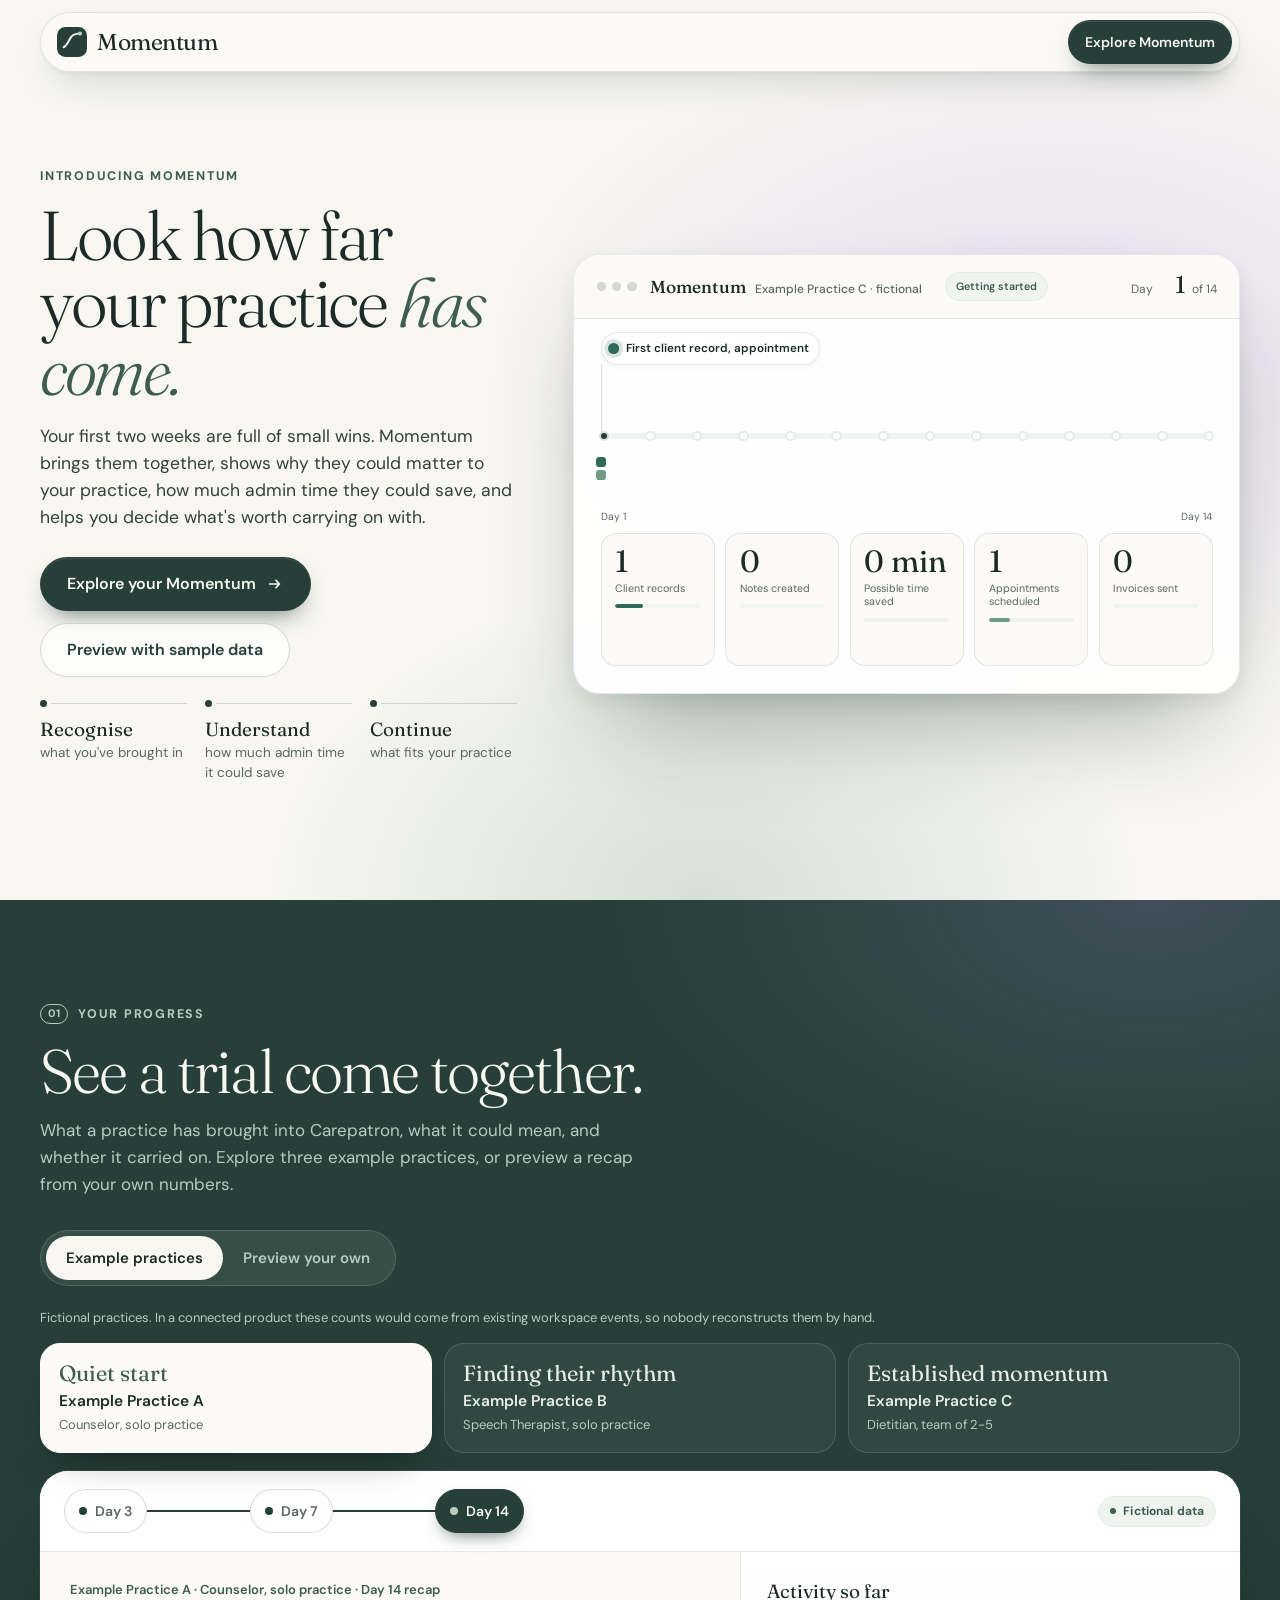
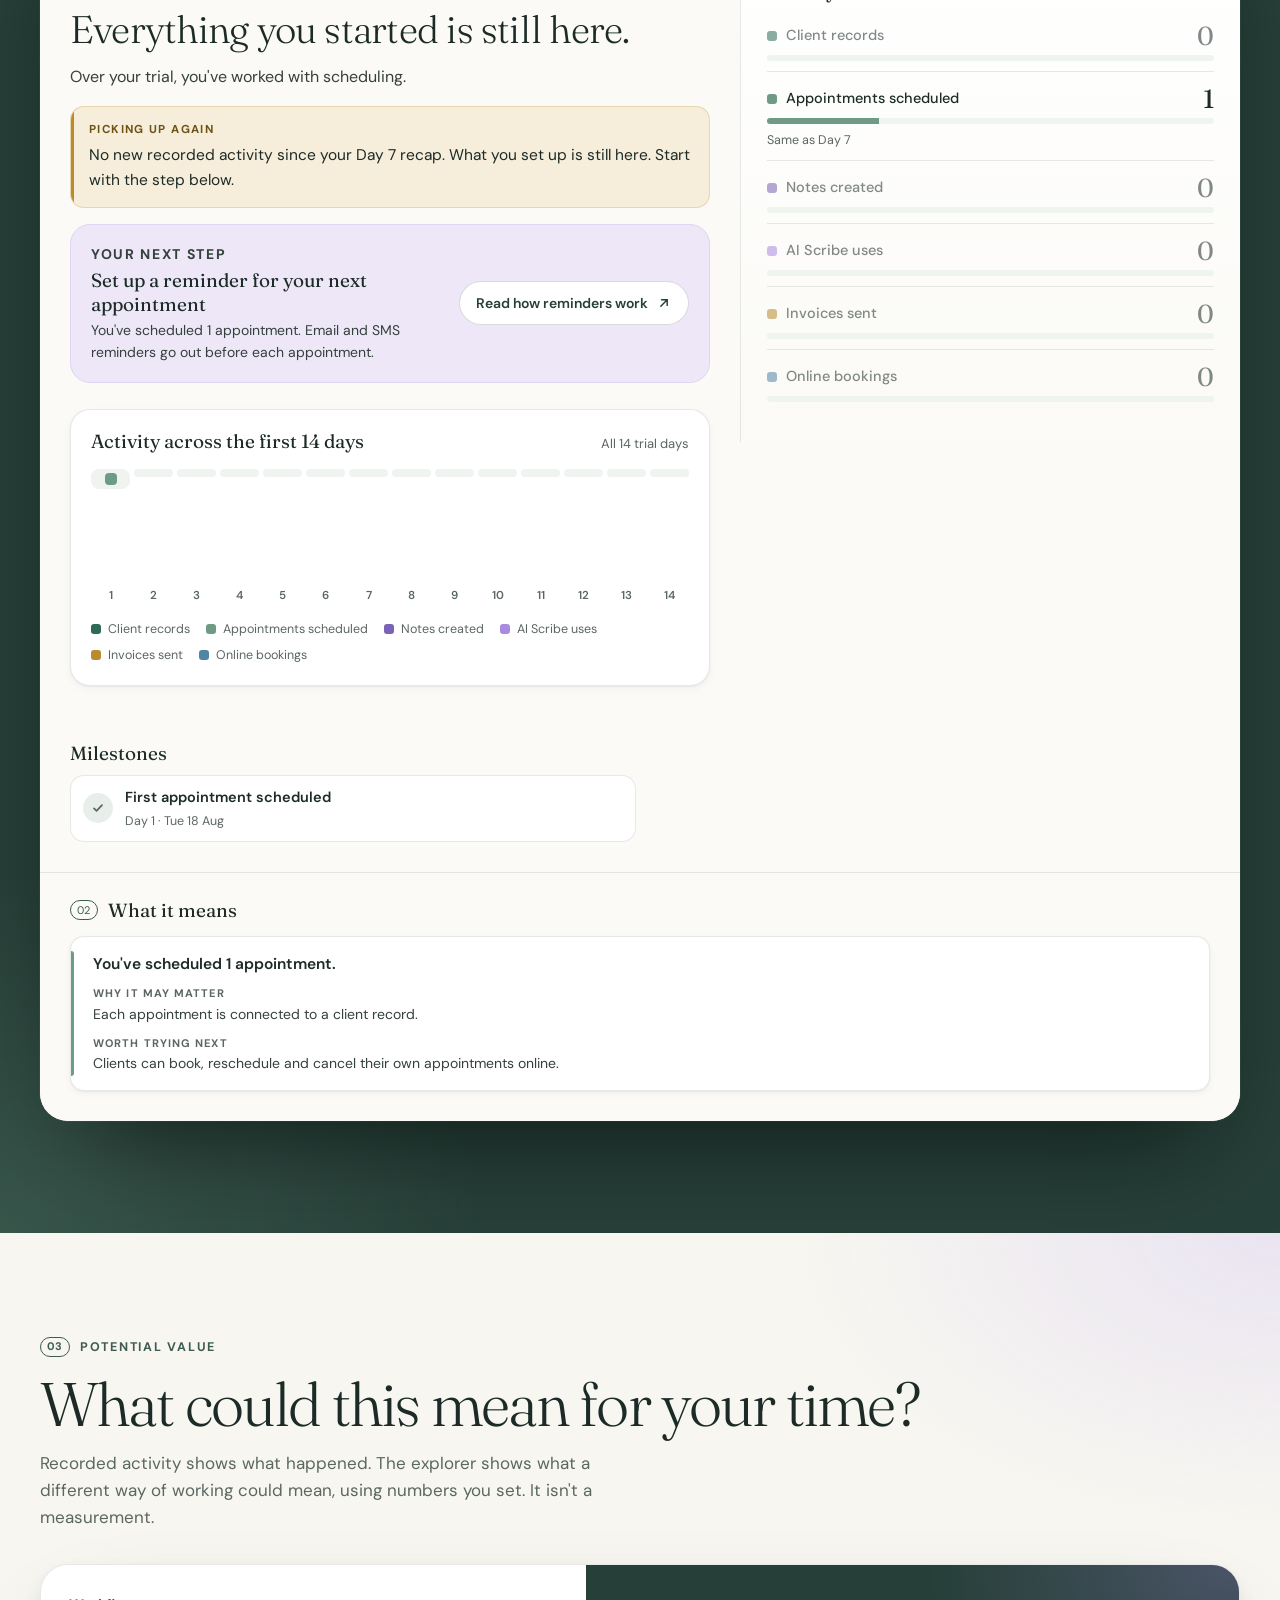
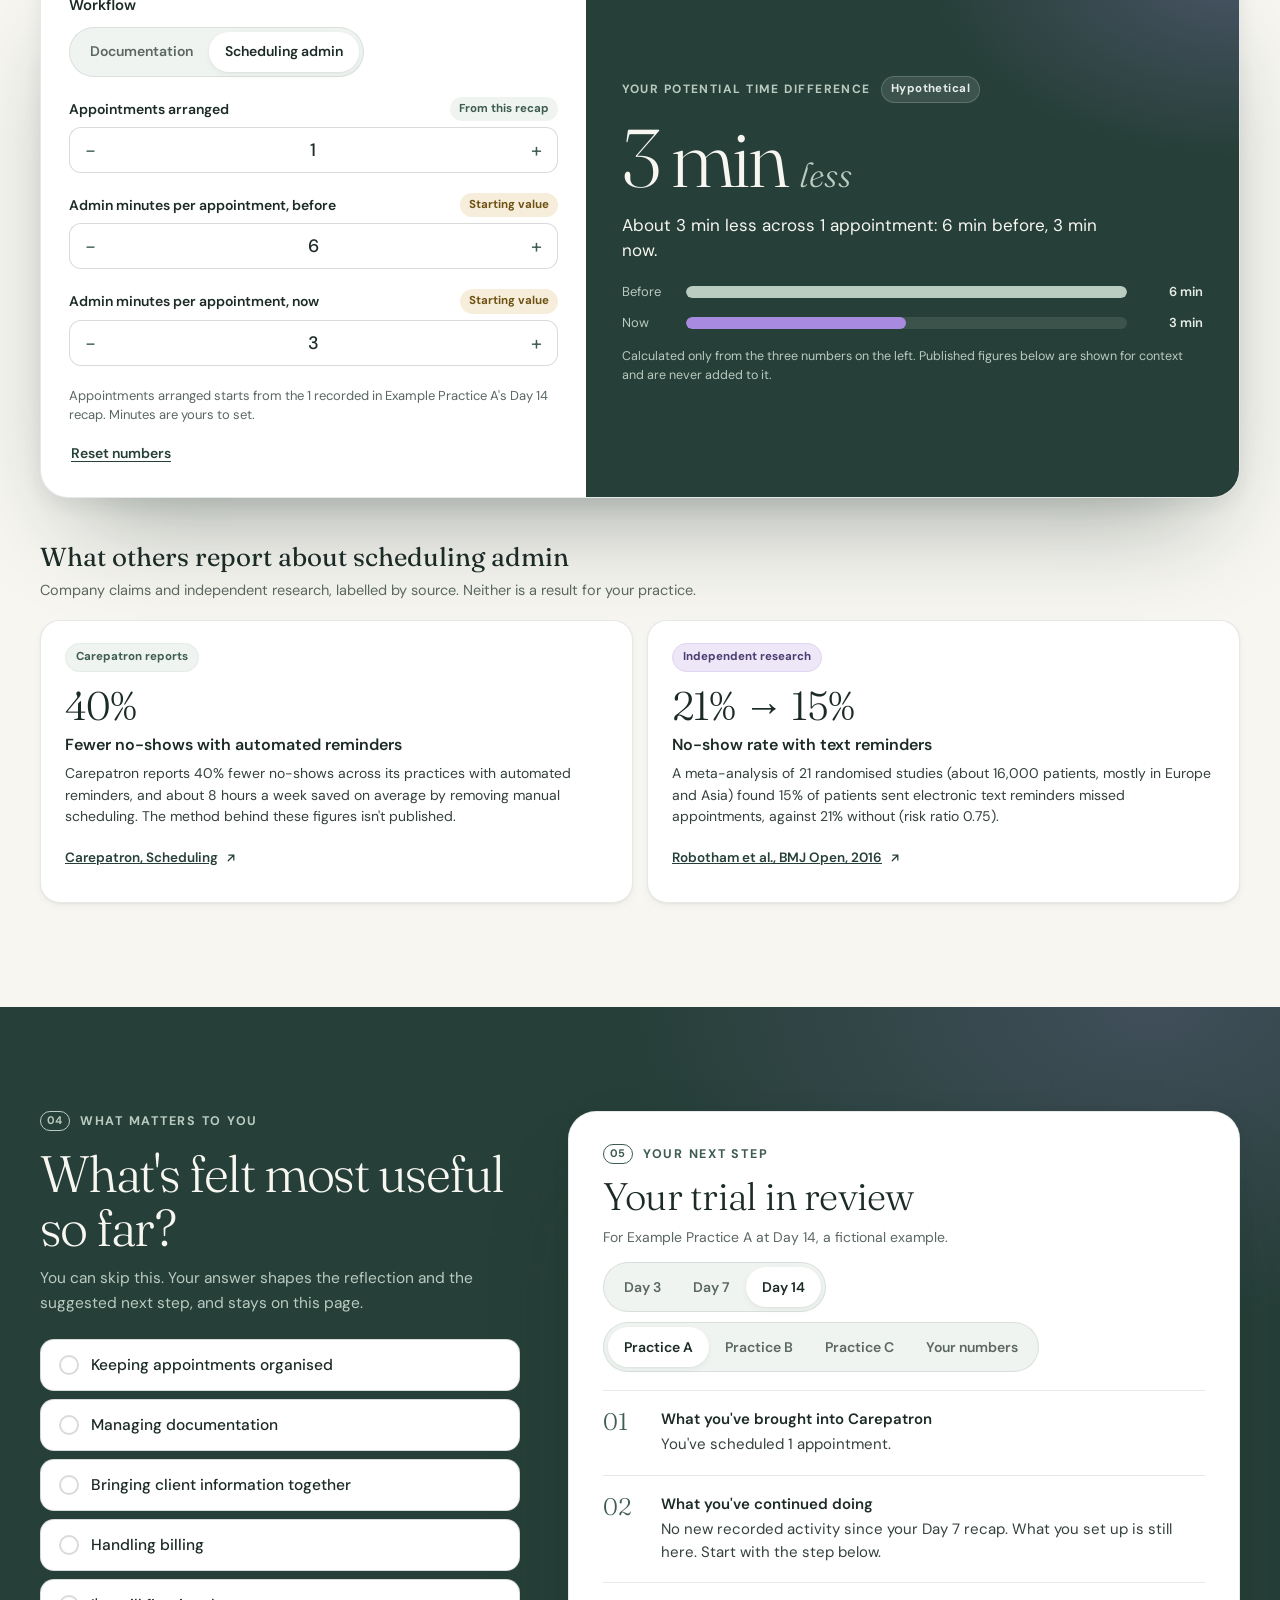
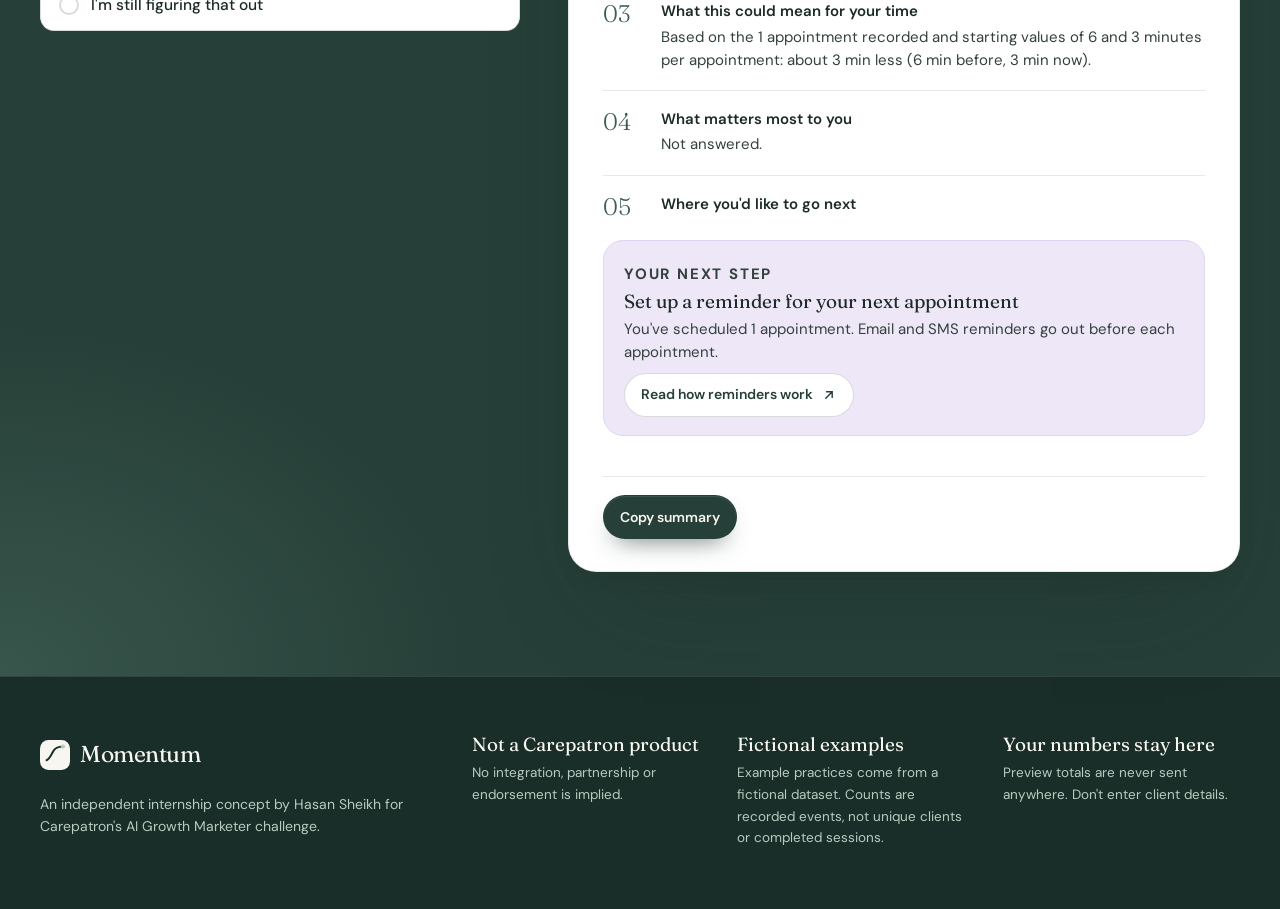
<file: site/index.html>
<!doctype html>
<html lang="en">
<head>
  <meta charset="utf-8">
  <meta name="viewport" content="width=device-width,initial-scale=1">
  <meta name="theme-color" content="#F7F6F1">
  <meta name="description" content="Momentum is a concept for a personalised trial recap in Carepatron: it shows practitioners the clients, appointments and workflows they've started managing in their first 14 days. An independent internship concept using fictional data.">
  <title>Momentum · Look how far your practice has come</title>
  <link rel="preconnect" href="https://fonts.googleapis.com">
  <link rel="preconnect" href="https://fonts.gstatic.com" crossorigin>
  <link rel="stylesheet" href="https://fonts.googleapis.com/css2?family=DM+Sans:opsz,wght@9..40,400;9..40,500;9..40,600;9..40,700&family=Fraunces:ital,opsz,wght@0,9..144,300;0,9..144,400;0,9..144,500;1,9..144,300;1,9..144,400&display=swap">
  <link rel="stylesheet" href="assets/styles.css">
  <link rel="stylesheet" href="assets/value.css">
  <script type="module" src="assets/app.js"></script>
  <script type="module" src="assets/hero.js"></script>
</head>
<body>
  <a class="skip" href="#momentum">Skip to Momentum</a>

  <header class="nav-shell">
    <nav class="nav" aria-label="Main">
      <a class="wordmark" href="#top">
        <svg class="mark" viewBox="0 0 32 32" aria-hidden="true"><rect width="32" height="32" rx="9"/><path d="M7 21.5c3-1 4.5-4.5 6.5-8.5s4.5-6 11.5-6"/><circle cx="24.5" cy="7" r="2.2"/></svg>
        <span>Momentum</span>
      </a>
      <a class="btn btn-ink btn-sm nav-cta" href="#momentum">Explore Momentum</a>
    </nav>
  </header>

  <main id="top">
    <section class="hero" aria-labelledby="hero-title">
      <div class="hero-grid">
        <div class="hero-copy">
          <p class="eyebrow">Introducing Momentum</p>
          <h1 id="hero-title">Look how far your practice <em>has come.</em></h1>
          <p class="lede">Your first two weeks are full of small wins. Momentum brings them together, shows why they could matter to your practice, how much admin time they could save, and helps you decide what's worth carrying on with.</p>
          <div class="hero-actions">
            <a class="btn btn-ink btn-lg" href="#momentum" data-go-mode="preview">Explore your Momentum<svg aria-hidden="true" viewBox="0 0 20 20"><path d="M4 10h11m-4-4 4 4-4 4"/></svg></a>
            <a class="btn btn-quiet btn-lg" href="#momentum" data-go-mode="examples">Preview with sample data</a>
          </div>
          <ol class="hero-steps" aria-label="How Momentum works">
            <li><b>Recognise</b> what you've brought in</li>
            <li><b>Understand</b> how much admin time it could save</li>
            <li><b>Continue</b> what fits your practice</li>
          </ol>
        </div>

        <figure class="stage" data-stage role="img" aria-label="Animated illustration: over fourteen trial days, a fictional example practice's first milestones appear along a timeline, checkpoints at Day 3, 7 and 14 note whether it kept going, and a Day 14 recap shows what happened, what continued and one next step.">
          <div class="win" aria-hidden="true">
            <div class="win-bar">
              <span class="win-dots"><i></i><i></i><i></i></span>
              <span class="win-title">Momentum<span class="win-sub" data-hero-label>Example practice</span></span>
              <span class="win-status" data-hero-status>Getting started</span>
              <span class="win-day"><span class="win-day-k">Day</span> <b data-hero-day>1</b><span class="win-day-of">of 14</span></span>
            </div>
            <div class="track-wrap">
              <div class="track">
                <div class="track-fill" data-hero-fill></div>
                <div class="track-glint"></div>
                <ol class="ticks" data-hero-ticks></ol>
              </div>
              <ol class="hero-milestones" data-hero-milestones></ol>
              <ol class="hero-days" data-hero-days></ol>
            </div>
            <div class="hero-metrics" data-hero-metrics></div>
            <div class="hero-recap">
              <p class="hero-recap-k">Day 14 recap</p>
              <p class="hero-recap-h">Your practice has really taken shape.</p>
              <dl class="hero-recap-rows">
                <div><dt>What happened</dt><dd data-hero-happened></dd></div>
                <div><dt>Kept going</dt><dd data-hero-kept></dd></div>
                <div><dt>Time</dt><dd data-hero-time></dd></div>
              </dl>
            </div>
          </div>
        </figure>
      </div>
    </section>

    <section class="momentum" id="momentum" aria-labelledby="momentum-title">
      <div class="section-head">
        <p class="eyebrow eyebrow-light"><span class="step-n">01</span>Your progress</p>
        <h2 id="momentum-title">See a trial come together.</h2>
        <p>What a practice has brought into Carepatron, what it could mean, and whether it carried on. Explore three example practices, or preview a recap from your own numbers.</p>
      </div>

      <div class="modes" role="tablist" aria-label="Momentum mode">
        <button class="mode" role="tab" id="mode-examples" aria-controls="panel-examples" aria-selected="true" data-mode="examples">Example practices</button>
        <button class="mode" role="tab" id="mode-preview" aria-controls="panel-preview" aria-selected="false" data-mode="preview" tabindex="-1">Preview your own</button>
        <span class="mode-thumb" aria-hidden="true"></span>
      </div>

      <p class="sr-only" role="status" aria-live="polite" data-announce></p>

      <!-- Example practices: every number comes from site/data/momentum_examples.json -->
      <div class="panel" id="panel-examples" role="tabpanel" aria-labelledby="mode-examples">
        <p class="scope-note">Fictional practices. In a connected product these counts would come from existing workspace events, so nobody reconstructs them by hand.</p>
        <div class="practices" role="radiogroup" aria-label="Example practice" data-practices></div>

        <div class="app" id="recap">
          <div class="app-top">
            <div class="checkpoints" role="radiogroup" aria-label="Trial checkpoint" data-checkpoints>
              <span class="cp-line" aria-hidden="true"><span class="cp-line-fill" data-cp-fill></span></span>
            </div>
            <span class="badge badge-data">Fictional data</span>
          </div>

          <div class="app-grid">
            <article class="recap" aria-labelledby="ex-headline">
              <p class="recap-k" data-ex-kicker></p>
              <h3 class="recap-h" id="ex-headline" data-ex-headline></h3>
              <div class="recap-text" data-ex-sentences></div>
              <div class="continuation" data-ex-continuation hidden></div>
              <div class="next next-top" data-ex-next hidden></div>

              <div class="chart-card">
                <div class="chart-head">
                  <h4>Activity across the first 14 days</h4>
                  <p class="chart-sub" data-ex-chart-sub></p>
                </div>
                <div class="chart" data-ex-chart></div>
                <ul class="legend" data-legend aria-label="Legend"></ul>
              </div>

            </article>

            <aside class="side">
              <section class="metrics-card" aria-labelledby="ex-metrics-title">
                <h4 id="ex-metrics-title">Activity so far</h4>
                <ul class="metrics" data-ex-metrics></ul>
              </section>
            </aside>
          </div>
          <section class="milestones-card milestones-band" aria-labelledby="ex-ms-title">
            <h4 id="ex-ms-title">Milestones</h4>
            <ul class="milestones milestones-row" data-ex-milestones></ul>
          </section>
          <section class="meaning meaning-row" aria-labelledby="ex-meaning-title">
            <h4 id="ex-meaning-title"><span class="step-n">02</span>What it means</h4>
            <ul class="stories" data-ex-stories></ul>
          </section>
        </div>
      </div>

      <!-- Preview your own: numbers stay in this browser -->
      <div class="panel" id="panel-preview" role="tabpanel" aria-labelledby="mode-preview" hidden>
        <div class="app">
          <div class="app-top">
            <div class="checkpoints" role="radiogroup" aria-label="Checkpoint" data-preview-day></div>
            <span class="badge badge-own">Your numbers</span>
          </div>

          <form class="builder" data-preview-form novalidate>
            <div class="builder-head">
              <h3>Your trial so far</h3>
              <p>Type in totals from your workspace. This prototype isn't connected to a Carepatron account, so these are typed numbers, not retrieved ones. In a connected product, these would come from workspace events. Leave anything you don't know blank. Nothing you type leaves this page.</p>
            </div>
            <fieldset class="field">
              <legend data-preview-legend>Totals by Day 7</legend>
              <div class="counters" data-preview-counts></div>
              <p class="hint">Each checkpoint keeps its own totals. A checkpoint you haven't filled in carries forward the last total before it.</p>
            </fieldset>
            <button class="link-btn" type="button" data-preview-reset>Clear all</button>
          </form>

          <article class="recap-own" data-print-target aria-labelledby="own-headline">
            <div class="app-grid">
              <div class="recap">
                <p class="recap-k" data-own-kicker></p>
                <h3 class="recap-h" id="own-headline" data-own-headline></h3>
                <div class="recap-text" data-own-sentences></div>
                <div class="continuation" data-own-continuation hidden></div>
                <div class="next next-top" data-own-next hidden></div>
                <div class="chart-card" aria-labelledby="own-chart-title">
                  <div class="chart-head">
                    <h4 id="own-chart-title">Your totals across the trial</h4>
                    <p class="chart-sub" data-own-chart-sub>Entered at Day 3, 7 and 14</p>
                  </div>
                  <div class="chart" data-own-chart></div>
                  <ul class="legend" data-own-legend aria-label="Legend"></ul>
                </div>
              </div>
              <aside class="side">
                <section class="metrics-card" aria-labelledby="own-metrics-title">
                  <h4 id="own-metrics-title">Activity so far</h4>
                  <ul class="metrics is-instant" data-own-metrics></ul>
                </section>
              </aside>
            </div>
            <section class="milestones-card milestones-band" aria-labelledby="own-ms-title">
              <h4 id="own-ms-title">Milestones</h4>
              <ul class="milestones milestones-row" data-own-milestones></ul>
            </section>
            <section class="meaning meaning-row" aria-labelledby="own-meaning-title">
              <h4 id="own-meaning-title"><span class="step-n">02</span>What it means</h4>
              <ul class="stories" data-own-stories></ul>
            </section>
            <div class="recap-actions">
              <button class="btn btn-ink btn-sm" type="button" data-copy>Copy recap</button>
              <button class="btn btn-quiet btn-sm" type="button" data-print>Save as PDF</button>
              <span class="copy-status" data-copy-status role="status"></span>
            </div>
          </article>
        </div>
      </div>
    </section>

    <section class="value" id="value" aria-labelledby="value-title">
      <div class="value-inner">
        <div class="section-head section-head-dark">
          <p class="eyebrow"><span class="step-n">03</span>Potential value</p>
          <h2 id="value-title">What could this mean for your time?</h2>
          <p>Recorded activity shows what happened. The explorer shows what a different way of working could mean, using numbers you set. It isn't a measurement.</p>
        </div>

        <div class="explorer">
          <form class="explorer-form" data-impact-form novalidate>
            <fieldset class="field">
              <legend>Workflow</legend>
              <div class="switch" role="radiogroup" aria-label="Workflow" data-impact-workflow></div>
            </fieldset>
            <div class="impact-fields" data-impact-fields></div>
            <p class="hint" data-impact-hint></p>
            <button class="link-btn" type="button" data-impact-reset>Reset numbers</button>
          </form>

          <div class="impact-result" aria-live="polite" data-impact-result>
            <p class="impact-k">Your potential time difference <span class="impact-tag">Hypothetical</span></p>
            <p class="impact-big" data-impact-big>—</p>
            <p class="impact-sentence" data-impact-sentence></p>
            <div class="impact-bars" aria-hidden="true">
              <div class="impact-bar"><span>Before</span><i data-impact-before></i><b data-impact-before-v></b></div>
              <div class="impact-bar is-now"><span>Now</span><i data-impact-now></i><b data-impact-now-v></b></div>
            </div>
            <p class="impact-note">Calculated only from the three numbers on the left. Published figures below are shown for context and are never added to it.</p>
          </div>
        </div>

        <div class="evidence">
          <div class="evidence-head">
            <h3>What others report <span data-evidence-for></span></h3>
            <p>Company claims and independent research, labelled by source. Neither is a result for your practice.</p>
          </div>
          <ul class="evidence-grid" data-evidence></ul>
        </div>
      </div>
    </section>

    <section class="reflect" id="reflect" aria-labelledby="reflect-title">
      <div class="reflect-inner">
        <div class="reflect-ask">
          <p class="eyebrow eyebrow-light"><span class="step-n">04</span>What matters to you</p>
          <h2 id="reflect-title">What's felt most useful so far?</h2>
          <p class="reflect-sub">You can skip this. Your answer shapes the reflection and the suggested next step, and stays on this page.</p>
          <div class="priorities" role="radiogroup" aria-labelledby="reflect-title" data-priorities></div>
          <button class="link-btn" type="button" data-priority-clear hidden>Clear my answer</button>
        </div>

        <article class="reflection" aria-labelledby="reflection-title">
          <p class="eyebrow"><span class="step-n">05</span>Your next step</p>
          <h3 id="reflection-title" data-reflection-title>Your trial in review</h3>
          <p class="reflection-for" data-reflection-for></p>
          <div class="pick-row">
            <div class="switch" role="radiogroup" aria-label="Checkpoint for the reflection" data-reflection-day></div>
            <div class="switch" role="radiogroup" aria-label="Recap this reflection uses" data-reflection-source></div>
          </div>
          <ol class="reflection-list" data-reflection-list></ol>
          <div class="recap-actions">
            <button class="btn btn-ink btn-sm" type="button" data-reflection-copy>Copy summary</button>
            <span class="copy-status" data-reflection-status role="status"></span>
          </div>
        </article>
      </div>
    </section>
  </main>

  <footer class="footer">
    <div class="footer-inner">
      <div>
        <span class="wordmark wordmark-light"><svg class="mark" viewBox="0 0 32 32" aria-hidden="true"><rect width="32" height="32" rx="9"/><path d="M7 21.5c3-1 4.5-4.5 6.5-8.5s4.5-6 11.5-6"/><circle cx="24.5" cy="7" r="2.2"/></svg><span>Momentum</span></span>
        <p>An independent internship concept by Hasan Sheikh for Carepatron's AI Growth Marketer challenge.</p>
      </div>
      <dl>
        <div><dt>Not a Carepatron product</dt><dd>No integration, partnership or endorsement is implied.</dd></div>
        <div><dt>Fictional examples</dt><dd>Example practices come from a fictional dataset. Counts are recorded events, not unique clients or completed sessions.</dd></div>
        <div><dt>Your numbers stay here</dt><dd>Preview totals are never sent anywhere. Don't enter client details.</dd></div>
      </dl>
    </div>
  </footer>
</body>
</html>
</file>
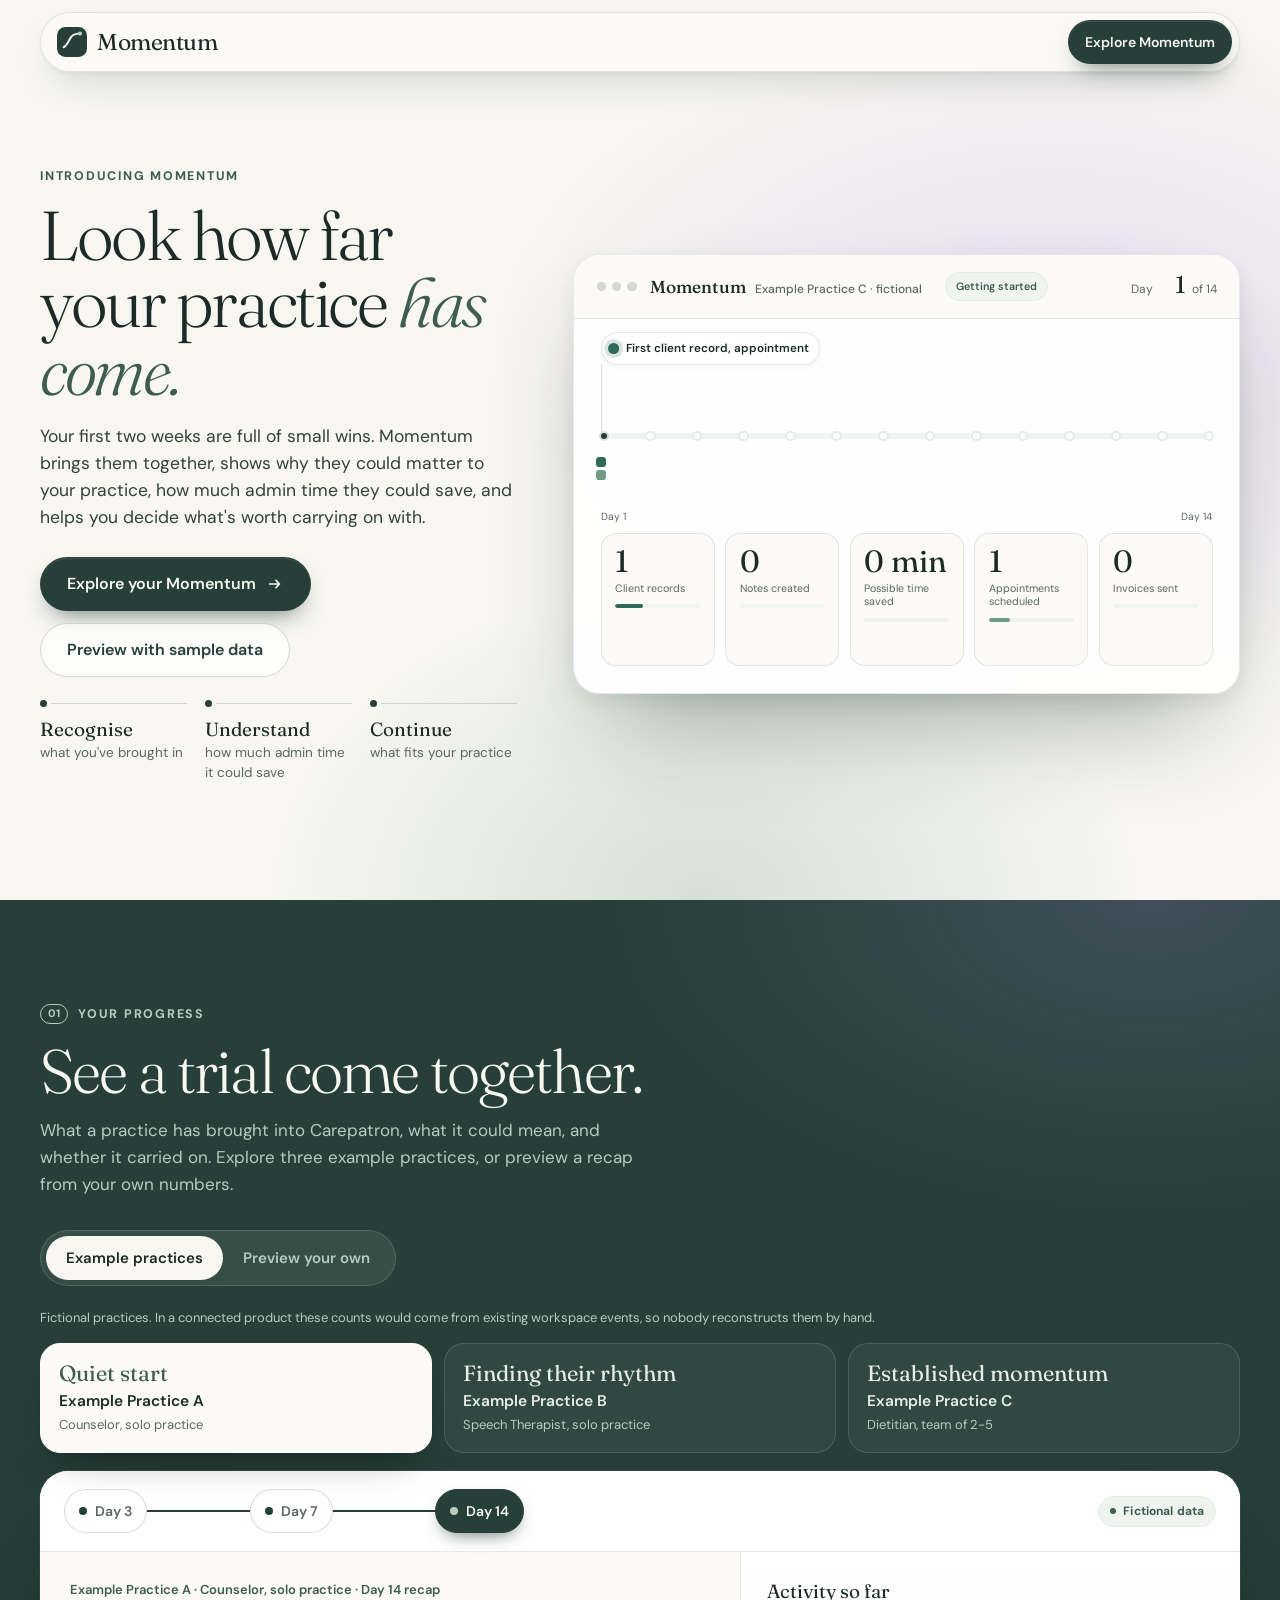
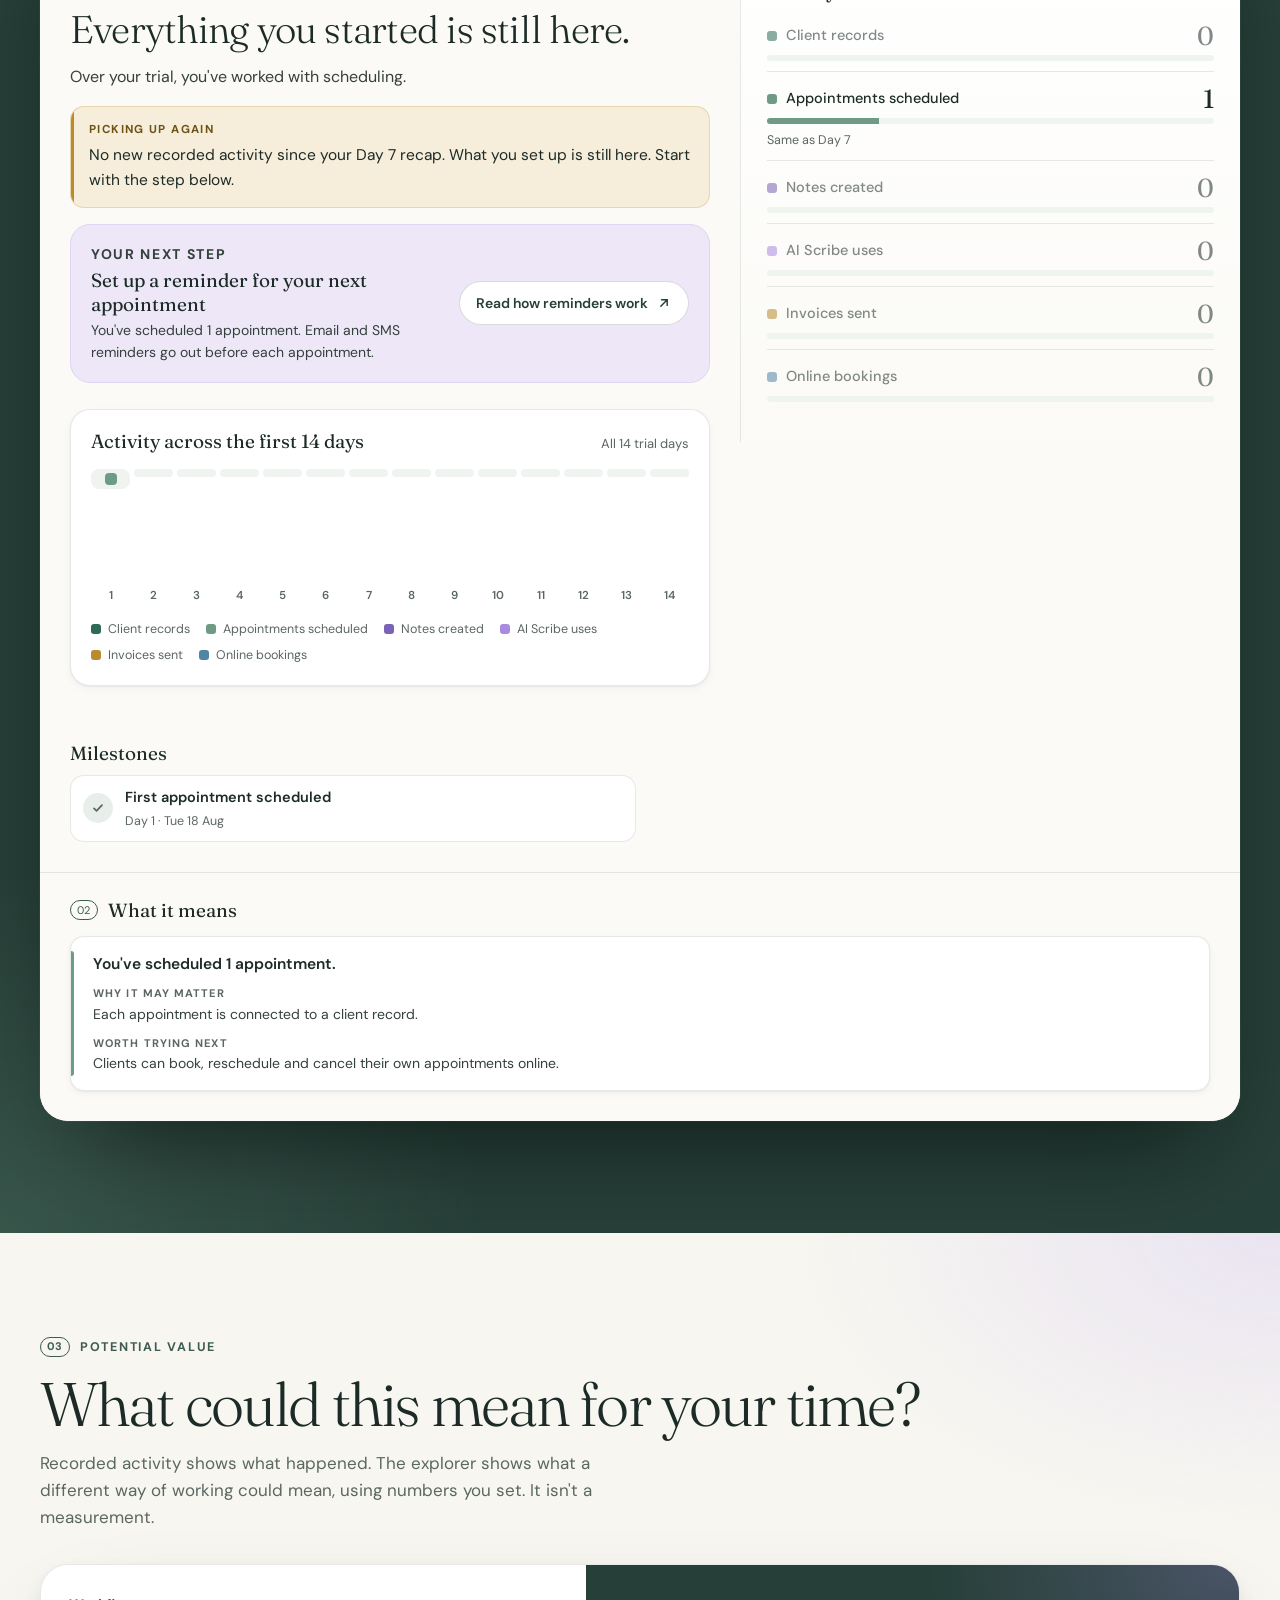
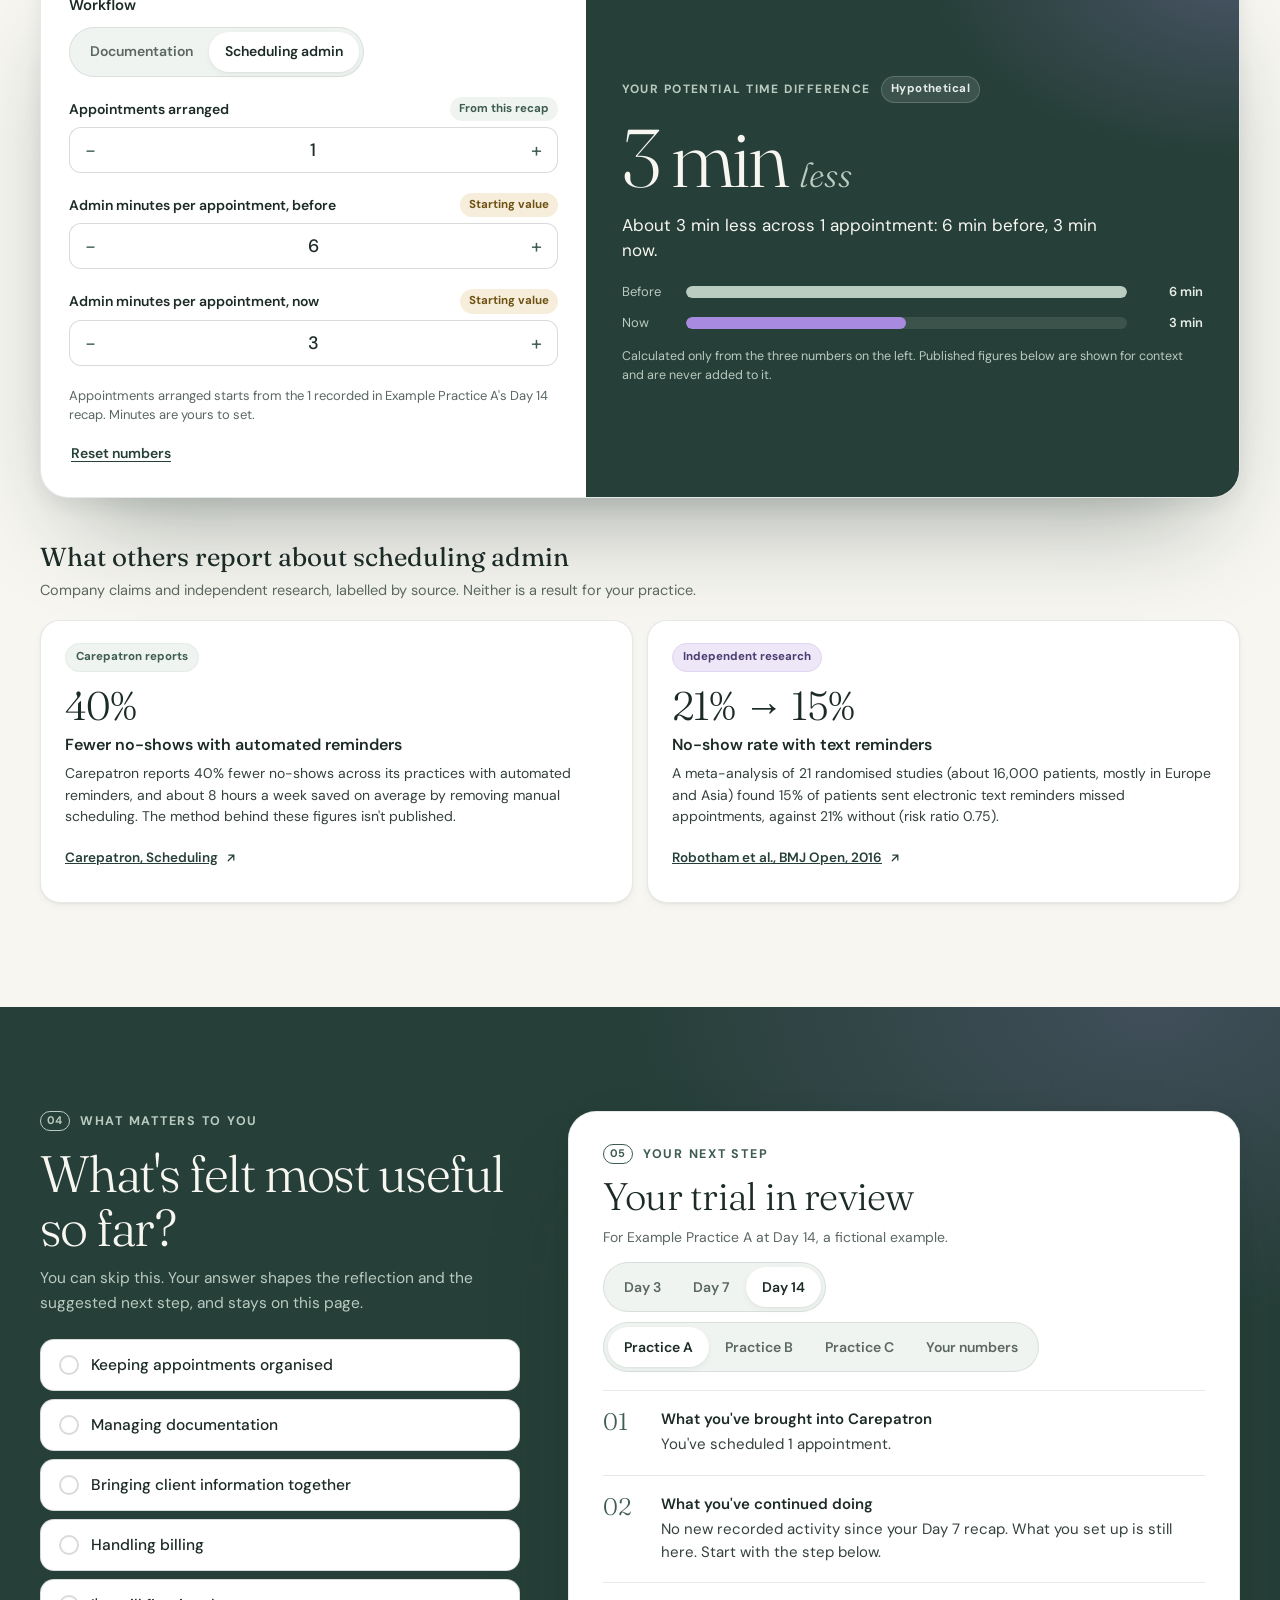
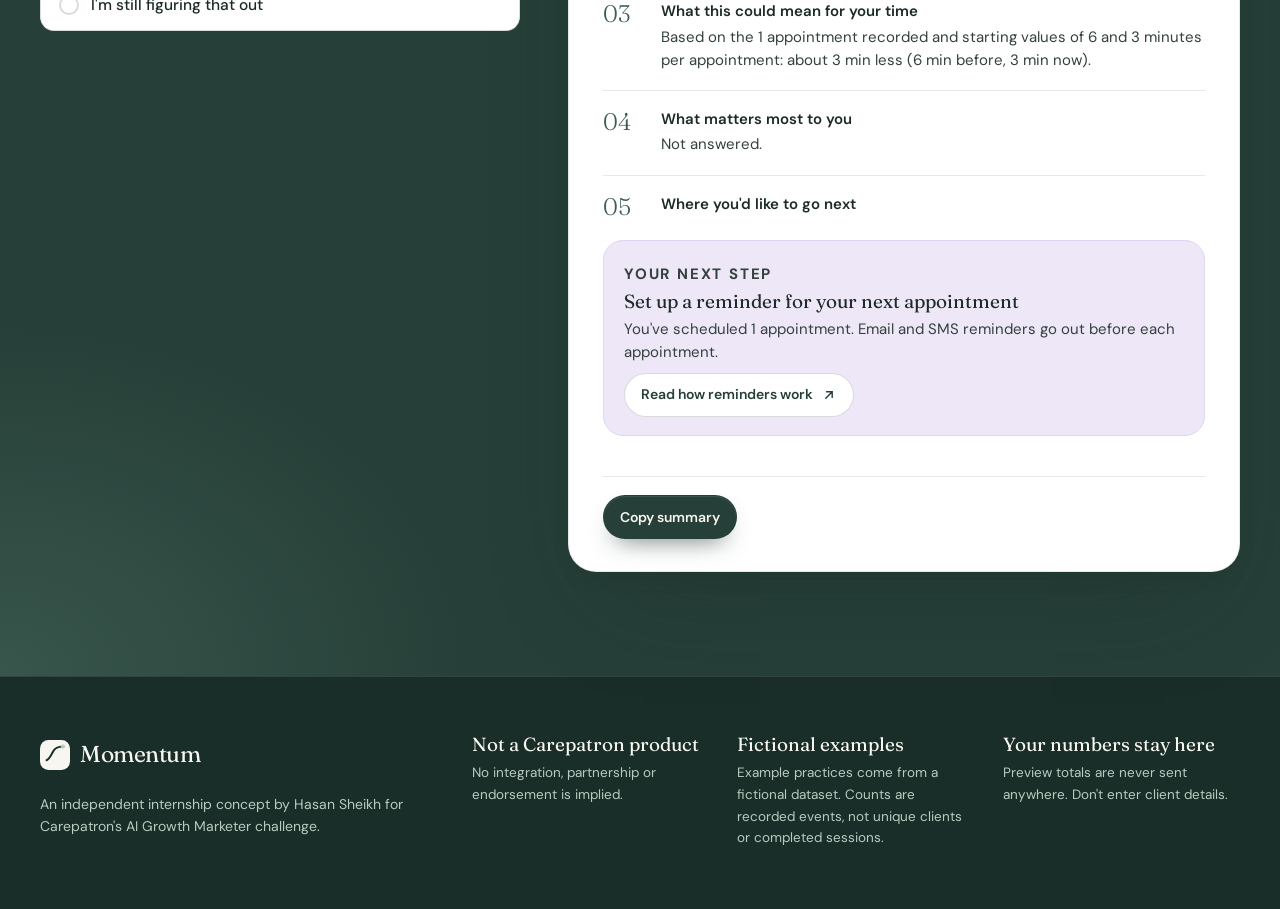
<file: site/tool.html>
<!doctype html>
<html lang="en">
<head>
  <meta charset="utf-8">
  <meta name="viewport" content="width=device-width,initial-scale=1">
  <meta name="robots" content="noindex">
  <title>Momentum</title>
  <!-- The tool lives on the main page; this keeps old tool.html links working. -->
  <meta http-equiv="refresh" content="0; url=index.html#momentum">
  <script src="assets/redirect.js"></script>
</head>
<body>
  <p>This page has moved. <a href="index.html#momentum">Open Momentum</a>.</p>
</body>
</html>
</file>
<file: site/assets/styles.css>
:root {
  --ivory: #f7f6f1;
  --paper: #fbfaf6;
  --white: #ffffff;
  --forest: #263f38;
  --forest-deep: #1a2e29;
  --forest-ink: #1c2b27;
  --moss: #3e5c52;
  --sage: #bbcdc0;
  --sage-100: #e3ece6;
  --sage-50: #eff4f0;
  --lavender: #dfd5f1;
  --lavender-100: #ede7f8;
  --lavender-ink: #4b3d70;
  --amber-50: #f6eedb;
  --text: #34413c;
  --muted: #5b6761;
  --line: rgba(28, 43, 39, 0.1);
  --line-2: rgba(28, 43, 39, 0.17);
  --on-dark: #e7eee9;
  --on-dark-muted: #b9cbc0;
  /* One colour per tracked workflow, shared by chart, legend, metrics and milestones */
  --m-client: #2e6a57;
  --m-appt: #6f9a85;
  --m-note: #7a62b5;
  --m-scribe: #a88be0;
  --m-invoice: #b98a2e;
  --m-booking: #4f86a8;
  --serif: "Fraunces", Georgia, serif;
  --sans: "DM Sans", ui-sans-serif, -apple-system, BlinkMacSystemFont, "Segoe UI", sans-serif;
  --ease: cubic-bezier(0.22, 1, 0.36, 1);
  --shadow-1: 0 1px 2px rgba(26, 46, 41, 0.06), 0 3px 8px rgba(26, 46, 41, 0.04);
  --shadow-2: 0 2px 4px rgba(26, 46, 41, 0.05), 0 18px 40px -18px rgba(26, 46, 41, 0.26);
  --shadow-3: 0 8px 18px rgba(26, 46, 41, 0.07), 0 50px 100px -40px rgba(26, 46, 41, 0.45);
  --r-sm: 10px;
  --r-md: 14px;
  --r-lg: 20px;
  --r-xl: 28px;
}

*, *::before, *::after { box-sizing: border-box; }
html { scroll-behavior: smooth; -webkit-text-size-adjust: 100%; }
body { margin: 0; background: var(--ivory); color: var(--text); font: 400 16px/1.6 var(--sans); -webkit-font-smoothing: antialiased; overflow-x: hidden; }
h1, h2, h3, h4 { margin: 0; color: var(--forest-ink); font-weight: 400; }
p { margin: 0; }
ol, ul { margin: 0; padding: 0; list-style: none; }
button, input { font: inherit; color: inherit; }
a { color: var(--forest); }
svg { display: block; }
:focus-visible { outline: 2px solid var(--forest); outline-offset: 3px; border-radius: 8px; }
.mode:focus-visible, .practice:focus-visible { outline-color: var(--sage); }
[hidden] { display: none !important; }
.sr-only { position: absolute; width: 1px; height: 1px; overflow: hidden; clip: rect(0 0 0 0); white-space: nowrap; }
.skip { position: fixed; left: 16px; top: -60px; z-index: 50; padding: 10px 16px; border-radius: 999px; background: var(--forest); color: var(--ivory); }
.skip:focus { top: 16px; }

/* Buttons, badges, shared */
.btn { display: inline-flex; align-items: center; justify-content: center; gap: 10px; min-height: 44px; padding: 0 20px; border-radius: 999px; border: 1px solid transparent; font: 600 15px/1 var(--sans); text-decoration: none; white-space: nowrap; cursor: pointer; transition: transform 0.35s var(--ease), box-shadow 0.35s var(--ease), background-color 0.25s, border-color 0.25s; }
.btn svg { width: 18px; height: 18px; fill: none; stroke: currentColor; stroke-width: 1.8; stroke-linecap: round; stroke-linejoin: round; transition: transform 0.35s var(--ease); }
.btn:hover svg { transform: translateX(3px); }
.btn-sm { padding: 0 16px; font-size: 14px; }
.btn-lg { min-height: 54px; padding: 0 26px; font-size: 16px; }
.btn-ink { background: var(--forest); color: var(--ivory); box-shadow: inset 0 1px 0 rgba(255, 255, 255, 0.1), 0 12px 24px -12px rgba(26, 46, 41, 0.7); }
.btn-ink:hover { background: var(--forest-deep); transform: translateY(-2px); }
.btn-quiet { background: rgba(255, 255, 255, 0.65); color: var(--forest); border-color: var(--line-2); }
.btn-quiet:hover { background: var(--white); border-color: var(--forest); transform: translateY(-2px); }
.link-btn { min-height: 44px; padding: 0 2px; border: 0; background: none; font-size: 14px; font-weight: 600; color: var(--forest); text-decoration: underline; text-underline-offset: 3px; cursor: pointer; }
.badge { display: inline-flex; align-items: center; gap: 7px; padding: 5px 11px; border-radius: 999px; font-size: 12px; font-weight: 700; letter-spacing: 0.01em; white-space: nowrap; }
.badge::before { content: ""; width: 6px; height: 6px; border-radius: 50%; background: currentColor; }
.badge-data { background: var(--sage-50); color: var(--moss); border: 1px solid var(--sage-100); }
.badge-own { background: var(--lavender-100); color: var(--lavender-ink); border: 1px solid var(--lavender); }
.eyebrow { font-size: 12.5px; font-weight: 700; letter-spacing: 0.14em; text-transform: uppercase; color: var(--moss); }
.eyebrow-light { color: var(--on-dark-muted); }
.hint { font-size: 13px; line-height: 1.5; color: var(--muted); }

/* Navigation */
.nav-shell { position: sticky; top: 12px; z-index: 30; padding: 0 16px; }
.nav { width: min(1200px, 100%); margin: 12px auto 0; display: flex; align-items: center; gap: 12px; padding: 7px 7px 7px 16px; border-radius: 999px; background: rgba(251, 250, 246, 0.86); border: 1px solid var(--line); box-shadow: var(--shadow-2); backdrop-filter: saturate(1.3) blur(14px); -webkit-backdrop-filter: saturate(1.3) blur(14px); }
.wordmark { display: inline-flex; align-items: center; gap: 10px; min-height: 44px; color: var(--forest-ink); text-decoration: none; font: 400 23px/1 var(--serif); letter-spacing: -0.02em; }
.mark { width: 30px; height: 30px; flex: none; }
.mark rect { fill: var(--forest); }
.mark path { fill: none; stroke: var(--ivory); stroke-width: 2.2; stroke-linecap: round; }
.mark circle { fill: var(--sage); }
.nav-cta { margin-left: auto; }

/* Hero */
.hero { position: relative; margin-top: -72px; padding: 112px 24px 64px; min-height: 100vh; min-height: 100svh; display: flex; flex-direction: column; justify-content: center; overflow: hidden; isolation: isolate; background:
  radial-gradient(900px 560px at 82% 40%, rgba(223, 213, 241, 0.75), transparent 62%),
  radial-gradient(700px 520px at 55% 100%, rgba(187, 205, 192, 0.55), transparent 62%), var(--ivory); }
.hero-grid { width: min(1200px, 100%); margin: 0 auto; display: grid; grid-template-columns: minmax(0, 5fr) minmax(0, 7fr); gap: 56px; align-items: center; }
.hero h1 { margin-top: 16px; font: 300 clamp(46px, 5.4vw, 78px)/0.98 var(--serif); letter-spacing: -0.035em; }
.hero h1 em { font-style: italic; color: var(--moss); }
.lede { margin-top: 18px; max-width: 30em; font-size: 17.5px; line-height: 1.55; }
.hero-actions { display: flex; flex-wrap: wrap; gap: 12px; margin-top: 26px; }
.hero-steps { display: grid; grid-template-columns: repeat(3, minmax(0, 1fr)); gap: 18px; max-width: 30em; margin-top: 26px; counter-reset: step; }
.hero-steps li { position: relative; padding-top: 14px; border-top: 1px solid var(--line-2); font-size: 13.5px; line-height: 1.45; color: var(--muted); counter-increment: step; }
.hero-steps li::before { content: ""; position: absolute; top: -4px; left: 0; width: 7px; height: 7px; border-radius: 50%; background: var(--forest); box-shadow: 0 0 0 4px var(--ivory); }
.hero-steps b { display: block; margin-bottom: 2px; font: 400 19px/1.2 var(--serif); color: var(--forest-ink); }

/* Hero stage: a product window that replays an example practice's real 14 days */
.stage { margin: 0; container-type: inline-size; max-width: 680px; justify-self: end; width: 100%; }
.win { position: relative; border-radius: 4cqw; background: rgba(255, 255, 255, 0.92); border: 1px solid var(--line); box-shadow: var(--shadow-3); padding: 0 0 4cqw; overflow: hidden; }
.win-bar { display: flex; align-items: center; gap: 2cqw; padding: 2.6cqw 3.4cqw; border-bottom: 1px solid var(--line); background: var(--paper); }
.win-dots { display: flex; gap: 0.9cqw; }
.win-dots i { width: 1.4cqw; height: 1.4cqw; border-radius: 50%; background: var(--line-2); }
.win-title { display: flex; align-items: baseline; gap: 1.4cqw; font: 500 2.6cqw/1 var(--serif); color: var(--forest-ink); }
.win-sub { font: 500 1.8cqw/1 var(--sans); color: var(--muted); }
.win-status { margin-left: 1.4cqw; padding: 0.7cqw 1.5cqw; border-radius: 99px; background: var(--sage-50); border: 1px solid var(--sage-100); font-size: 1.6cqw; font-weight: 600; color: var(--moss); white-space: nowrap; }
.win-status.is-new { animation: status-in 0.5s var(--ease); }
@keyframes status-in { from { opacity: 0; transform: translateY(0.6cqw); } }
.stage.is-recap .win-status { background: var(--forest); border-color: var(--forest); color: var(--ivory); }
.win-day { margin-left: auto; display: flex; align-items: baseline; gap: 0.8cqw; font-size: 1.8cqw; color: var(--muted); }
.win-day b { font: 400 3.6cqw/1 var(--serif); color: var(--forest-ink); min-width: 4.2cqw; text-align: right; font-variant-numeric: tabular-nums; }
.track-wrap { position: relative; padding: 17cqw 4cqw 14cqw; }
.track { position: relative; height: 1cqw; border-radius: 1cqw; background: var(--sage-50); }
.track-fill { position: absolute; inset: 0 auto 0 0; width: 0; border-radius: inherit; background: linear-gradient(90deg, var(--m-client), var(--m-note)); transition: width 0.5s linear; }
.track-glint { position: absolute; top: -0.6cqw; bottom: -0.6cqw; width: 14cqw; border-radius: 2cqw; background: linear-gradient(90deg, transparent, rgba(255, 255, 255, 0.85), transparent); opacity: 0; transform: translateX(-16cqw); }
.ticks { position: absolute; inset: 0; display: flex; justify-content: space-between; }
.ticks li { position: relative; width: 1cqw; height: 1cqw; border-radius: 50%; background: var(--white); box-shadow: 0 0 0 0.3cqw var(--sage-100); transition: background-color 0.3s, box-shadow 0.3s; }
.ticks li.is-past { background: var(--forest); box-shadow: 0 0 0 0.3cqw rgba(38, 63, 56, 0.15); }
.ticks li span { position: absolute; top: 11.5cqw; left: 50%; transform: translateX(-50%); font-size: 1.55cqw; color: var(--muted); white-space: nowrap; }
.ticks li:first-child span { left: 0; transform: none; }
.ticks li:last-child span { left: auto; right: 0; transform: none; }
.hero-milestones { position: absolute; inset: 0 4cqw; pointer-events: none; }
.hero-ms { position: absolute; transform: translate(-50%, 0.8cqw) scale(0.85); opacity: 0; display: flex; align-items: center; gap: 1cqw; padding: 0.9cqw 1.6cqw 0.9cqw 1cqw; border-radius: 99px; background: var(--white); border: 1px solid var(--line); box-shadow: var(--shadow-2); font-size: 1.75cqw; font-weight: 600; color: var(--forest-ink); white-space: nowrap; transition: opacity 0.45s var(--ease), transform 0.6s var(--ease); }
.hero-ms i { width: 1.6cqw; height: 1.6cqw; border-radius: 50%; background: var(--c); box-shadow: 0 0 0 0.6cqw color-mix(in srgb, var(--c) 18%, transparent); }
.hero-ms::after { content: ""; position: absolute; left: calc(50% + var(--stem, 0px)); width: 1px; background: var(--line-2); }
.hero-ms::after { top: 100%; height: var(--stem-h, 0px); }
.hero-ms.is-up { top: 2cqw; }
.hero-ms.is-down { top: 8.6cqw; }
.hero-days { position: absolute; left: 4cqw; right: 4cqw; top: 20.6cqw; height: 9cqw; }
.hero-day { position: absolute; top: 0; display: flex; flex-direction: column; align-items: center; gap: 0.5cqw; transform: translateX(-50%); }
.hero-day i { width: 1.5cqw; height: 1.5cqw; border-radius: 0.5cqw; background: var(--c); opacity: 0; transform: scale(0.3); transition: opacity 0.35s var(--ease), transform 0.45s var(--ease); }
.hero-day.is-on i { opacity: 1; transform: none; }
.hero-day.is-on i:nth-child(2) { transition-delay: 0.06s; } .hero-day.is-on i:nth-child(3) { transition-delay: 0.12s; } .hero-day.is-on i:nth-child(4) { transition-delay: 0.18s; }
.hero-ms.is-on { opacity: 1; transform: translate(-50%, 0) scale(1); }
.hero-ms.is-compact { padding: 1cqw; font-size: 0; gap: 0; }
.hero-ms.is-ontrack { z-index: 2; }
.hero-ms.is-ontrack::after { display: none; }
.hero-metrics { display: grid; grid-template-columns: repeat(5, minmax(0, 1fr)); gap: 1.6cqw; padding: 0 4cqw; }
.hm { height: 20cqw; overflow: hidden; padding: 1.8cqw 2cqw; border-radius: 2.2cqw; background: var(--paper); border: 1px solid var(--line); }
.hm b { display: block; font: 400 4.6cqw/1 var(--serif); color: var(--forest-ink); font-variant-numeric: tabular-nums; white-space: nowrap; }
.hm span { display: block; margin-top: 0.8cqw; font-size: 1.6cqw; line-height: 1.25; color: var(--muted); }
.hm i { display: block; height: 0.6cqw; margin-top: 1.4cqw; border-radius: 1cqw; background: var(--sage-50); overflow: hidden; }
.hm i::before { content: ""; display: block; height: 100%; width: var(--w, 0%); background: var(--c); border-radius: inherit; transition: width 0.45s var(--ease); }
.hero-recap { position: absolute; left: 4cqw; right: 4cqw; bottom: 4cqw; padding: 3cqw 3.4cqw; border-radius: 3cqw; background: var(--forest); color: var(--on-dark); box-shadow: var(--shadow-3); opacity: 0; transform: translateY(4cqw); transition: opacity 0.6s var(--ease), transform 0.7s var(--ease); }
.hero-recap-k { font-size: 1.6cqw; font-weight: 700; letter-spacing: 0.12em; text-transform: uppercase; color: var(--on-dark-muted); }
.hero-recap-h { margin-top: 1cqw; font: 400 3.6cqw/1.15 var(--serif); color: var(--ivory); }
.hero-recap-rows { display: grid; grid-template-columns: repeat(3, minmax(0, 1fr)); gap: 2.4cqw; margin: 2cqw 0 0; padding-top: 2cqw; border-top: 1px solid rgba(255, 255, 255, 0.14); }
.hero-recap-rows div { opacity: 0; transform: translateY(1.2cqw); transition: opacity 0.5s var(--ease), transform 0.6s var(--ease); }
.stage.is-recap .hero-recap-rows div { opacity: 1; transform: none; }
.stage.is-recap .hero-recap-rows div:nth-child(1) { transition-delay: 0.25s; }
.stage.is-recap .hero-recap-rows div:nth-child(2) { transition-delay: 0.5s; }
.stage.is-recap .hero-recap-rows div:nth-child(3) { transition-delay: 0.75s; }
.hero-recap-rows dt { font-size: 1.35cqw; font-weight: 700; letter-spacing: 0.12em; text-transform: uppercase; color: var(--sage); }
.hero-recap-rows dd { margin: 0.6cqw 0 0; font-size: 1.85cqw; line-height: 1.35; color: var(--ivory); }
.stage.is-recap .hero-recap { opacity: 1; transform: none; }
.stage.is-recap .track-glint { animation: glint 1.6s var(--ease) forwards; }
@keyframes glint { 0% { opacity: 0; transform: translateX(-16cqw); } 15% { opacity: 1; } 100% { opacity: 0; transform: translateX(86cqw); } }
.stage.is-fading .win > * { opacity: 0.15; transition: opacity 0.5s; }

/* Momentum section */
.momentum { padding: 104px 24px 112px; background:
  radial-gradient(900px 520px at 90% 0%, rgba(168, 139, 224, 0.2), transparent 60%),
  radial-gradient(800px 600px at 0% 100%, rgba(111, 154, 133, 0.25), transparent 60%), var(--forest); color: var(--on-dark); scroll-margin-top: 64px; }
.section-head { width: min(1200px, 100%); margin: 0 auto 32px; }
.section-head h2 { margin-top: 16px; font: 300 clamp(40px, 4.8vw, 68px)/1.02 var(--serif); letter-spacing: -0.03em; color: var(--ivory); }
.section-head p:last-child { margin-top: 14px; max-width: 36em; font-size: 17px; color: var(--on-dark-muted); }
.section-head-dark h2 { color: var(--forest-ink); }
.modes { position: relative; width: min(1200px, 100%); margin: 0 auto 22px; display: inline-flex; padding: 5px; border-radius: 999px; background: rgba(255, 255, 255, 0.08); border: 1px solid rgba(255, 255, 255, 0.14); }
.modes { display: flex; width: fit-content; max-width: 100%; margin-left: max(0px, calc((100% - 1200px) / 2)); }
.mode { position: relative; z-index: 1; min-height: 44px; padding: 0 20px; border: 0; border-radius: 999px; background: none; color: var(--on-dark-muted); font-weight: 600; font-size: 15px; cursor: pointer; transition: color 0.3s; }
.mode[aria-selected="true"] { color: var(--forest-ink); }
.mode-thumb { position: absolute; z-index: 0; top: 5px; bottom: 5px; left: 0; width: 0; border-radius: 999px; background: var(--ivory); box-shadow: var(--shadow-1); transition: transform 0.45s var(--ease), width 0.45s var(--ease); }
.panel { width: min(1200px, 100%); margin: 0 auto; animation: panel-in 0.5s var(--ease); }
@keyframes panel-in { from { opacity: 0; transform: translateY(10px); } }

.practices { display: grid; grid-template-columns: repeat(3, minmax(0, 1fr)); gap: 12px; margin-bottom: 18px; }
.practice { position: relative; display: grid; gap: 2px; padding: 16px 18px; border-radius: var(--r-lg); text-align: left; background: rgba(255, 255, 255, 0.05); border: 1px solid rgba(255, 255, 255, 0.13); color: var(--on-dark); cursor: pointer; transition: background-color 0.3s, border-color 0.3s, color 0.3s, transform 0.35s var(--ease); }
.practice:hover { background: rgba(255, 255, 255, 0.1); transform: translateY(-2px); }
.practice[aria-checked="true"] { background: var(--paper); border-color: var(--paper); color: var(--text); box-shadow: 0 20px 40px -22px rgba(0, 0, 0, 0.55); }
.practice b { font-size: 15.5px; font-weight: 600; transition: color 0.3s; }
.practice[aria-checked="true"] b { color: var(--forest-ink); }
.practice .pattern { font: 400 22px/1.2 var(--serif); }
.practice[aria-checked="true"] .pattern { color: var(--moss); }
.practice small { font-size: 13px; color: var(--on-dark-muted); transition: color 0.3s; }
.practice[aria-checked="true"] small { color: var(--muted); }

.app { border-radius: var(--r-xl); background: var(--paper); color: var(--text); box-shadow: 0 50px 100px -40px rgba(0, 0, 0, 0.6), 0 0 0 1px rgba(255, 255, 255, 0.06); overflow: hidden; }
.app-top { display: flex; align-items: center; gap: 16px; padding: 18px 24px; border-bottom: 1px solid var(--line); background: var(--white); }
.app-top .badge { margin-left: auto; }

/* Checkpoint control: a three-stop timeline */
.checkpoints, .seg { position: relative; display: flex; gap: 0; }
.checkpoints { flex: 1; max-width: 460px; justify-content: space-between; }
.cp-line { position: absolute; left: 22px; right: 22px; top: 50%; height: 2px; margin-top: -1px; background: var(--sage-100); border-radius: 2px; }
.cp-line-fill { display: block; height: 100%; width: 0; background: var(--forest); border-radius: inherit; transition: width 0.5s var(--ease); }
.cp { position: relative; z-index: 1; display: inline-flex; align-items: center; gap: 8px; min-height: 44px; padding: 0 14px; border-radius: 999px; border: 1px solid var(--line-2); background: var(--white); font-size: 14px; font-weight: 600; color: var(--muted); cursor: pointer; white-space: nowrap; transition: all 0.3s var(--ease); }
.cp::before { content: ""; width: 8px; height: 8px; border-radius: 50%; background: var(--sage); transition: background-color 0.3s; }
.cp:hover { border-color: var(--forest); color: var(--forest-ink); }
.cp.is-reached::before { background: var(--forest); }
.cp[aria-checked="true"] { background: var(--forest); border-color: var(--forest); color: var(--ivory); box-shadow: 0 8px 18px -8px rgba(26, 46, 41, 0.7); }
.cp[aria-checked="true"]::before { background: var(--sage); }

.app-grid { display: grid; grid-template-columns: minmax(0, 7fr) minmax(0, 5fr); align-items: start; }
.recap { padding: 28px 30px 30px; }
.recap-k { font-size: 13px; font-weight: 600; color: var(--moss); }
.recap-h { margin-top: 8px; font: 300 clamp(30px, 3vw, 42px)/1.08 var(--serif); letter-spacing: -0.02em; }
.recap-text { display: grid; gap: 8px; margin-top: 14px; max-width: 40em; font-size: 16px; line-height: 1.6; color: var(--text); }
.recap-text p { animation: line-in 0.5s var(--ease) backwards; }
.recap-text p:nth-child(2) { animation-delay: 0.06s; } .recap-text p:nth-child(3) { animation-delay: 0.12s; }
@keyframes line-in { from { opacity: 0; transform: translateY(6px); } }

.chart-card { margin-top: 26px; padding: 20px; border-radius: var(--r-lg); background: var(--white); border: 1px solid var(--line); box-shadow: var(--shadow-1); }
.chart-head { display: flex; flex-wrap: wrap; align-items: baseline; justify-content: space-between; gap: 6px 16px; margin-bottom: 14px; }
.chart-head h4 { font: 400 19px/1.2 var(--serif); }
.chart-sub { font-size: 13px; color: var(--muted); }
.chart { position: relative; display: grid; grid-template-columns: repeat(14, minmax(0, 1fr)); gap: 4px; align-items: end; }
.day { position: relative; display: grid; grid-template-rows: 112px auto; gap: 6px; padding: 0; border: 0; background: none; cursor: default; border-radius: 8px; }
.day:focus-visible { outline-offset: 2px; }
.day-stack { display: flex; flex-direction: column-reverse; align-items: center; gap: 3px; padding: 4px 0; border-radius: 8px; background: var(--sage-50); transition: background-color 0.3s, opacity 0.3s; }
.dot { width: 12px; height: 12px; border-radius: 4px; background: var(--c); animation: dot-in 0.4s var(--ease) backwards; }
@keyframes dot-in { from { transform: scale(0.3); opacity: 0; } }
.day-n { font-size: 11.5px; font-weight: 600; text-align: center; color: var(--muted); }
.day.is-future .day-stack { opacity: 0.32; background: repeating-linear-gradient(135deg, var(--sage-50) 0 5px, transparent 5px 10px); }
.day.is-future .day-n { opacity: 0.6; }
.day.is-cut::after { content: ""; position: absolute; right: -3px; top: -6px; bottom: 18px; width: 2px; border-radius: 2px; background: var(--forest); }
.tip { position: absolute; bottom: calc(100% + 8px); left: 50%; z-index: 5; width: max-content; max-width: 220px; padding: 8px 10px; border-radius: 10px; background: var(--forest-ink); color: var(--ivory); font-size: 12.5px; line-height: 1.4; text-align: left; transform: translateX(-50%) translateY(4px); opacity: 0; pointer-events: none; transition: opacity 0.2s, transform 0.2s var(--ease); }
.day:hover .tip, .day:focus-visible .tip { opacity: 1; transform: translateX(-50%); }
.chart .day:nth-child(-n+2) .tip { left: 0; transform: translateY(4px); }
.chart .day:nth-child(-n+2):hover .tip, .chart .day:nth-child(-n+2):focus-visible .tip { transform: none; }
.chart .day:nth-last-child(-n+2) .tip { left: auto; right: 0; transform: translateY(4px); }
.chart .day:nth-last-child(-n+2):hover .tip, .chart .day:nth-last-child(-n+2):focus-visible .tip { transform: none; }
.legend { display: flex; flex-wrap: wrap; gap: 6px 16px; margin-top: 14px; font-size: 12.5px; color: var(--muted); }
.legend li { display: inline-flex; align-items: center; gap: 7px; }
.legend i { width: 10px; height: 10px; border-radius: 3px; background: var(--c); }

.side { display: grid; align-content: start; gap: 16px; padding: 28px 26px 30px; border-left: 1px solid var(--line); background: linear-gradient(180deg, var(--white), var(--paper)); }
.metrics-card h4, .milestones-card h4 { margin-bottom: 10px; font: 400 19px/1.2 var(--serif); }
.metrics { display: grid; gap: 4px; }
.metric { display: grid; grid-template-columns: 1fr auto; gap: 6px 12px; align-items: center; padding: 10px 0; border-bottom: 1px solid var(--line); }
.metric:last-child { border-bottom: 0; }
.metric.is-zero .metric-name, .metric.is-zero .metric-val { opacity: 0.55; }
.metric-name { display: flex; align-items: center; gap: 9px; font-size: 14.5px; font-weight: 500; color: var(--forest-ink); }
.metric-name i { width: 10px; height: 10px; border-radius: 3px; background: var(--c); flex: none; }
.metric-val { font: 400 26px/1 var(--serif); color: var(--forest-ink); font-variant-numeric: tabular-nums; text-align: right; }
.metric-val.is-na { font: 500 13px/1 var(--sans); color: var(--muted); }
.metric-bar { grid-column: 1 / -1; display: flex; height: 6px; border-radius: 6px; background: var(--sage-50); overflow: hidden; }
.metric-bar b, .metric-bar s { display: block; height: 100%; transition: width 0.6s var(--ease); }
.metrics.is-instant .metric-bar b, .metrics.is-instant .metric-bar s { transition: none; }
.metric-bar b { background: var(--c); }
.metric-bar s { background: repeating-linear-gradient(135deg, var(--c) 0 3px, color-mix(in srgb, var(--c) 45%, white) 3px 6px); }
.delta { grid-column: 1 / -1; font-size: 12.5px; color: var(--muted); }
.delta.is-up { color: var(--moss); font-weight: 600; }

.milestones { display: grid; gap: 8px; }
.ms { display: grid; grid-template-columns: 30px 1fr; gap: 2px 12px; align-items: center; padding: 10px 12px; border-radius: var(--r-md); border: 1px solid var(--line); background: var(--white); transition: border-color 0.3s, background-color 0.3s, opacity 0.3s; }
.ms-icon { grid-row: span 2; display: grid; place-items: center; width: 30px; height: 30px; border-radius: 50%; background: color-mix(in srgb, var(--c) 16%, white); color: var(--c); }
.ms-icon svg { width: 16px; height: 16px; fill: none; stroke: currentColor; stroke-width: 2.2; stroke-linecap: round; stroke-linejoin: round; }
.ms b { font-size: 14.5px; font-weight: 600; color: var(--forest-ink); }
.ms span { font-size: 12.5px; color: var(--muted); }
.ms.is-done { animation: ms-in 0.5s var(--ease) backwards; }
@keyframes ms-in { from { opacity: 0; transform: translateY(6px) scale(0.98); } }
.ms.is-pending { background: transparent; border-style: dashed; }
.ms.is-pending .ms-icon { background: var(--sage-50); color: var(--muted); }
.ms.is-pending b { color: var(--muted); font-weight: 500; }
.empty-ms { font-size: 14px; color: var(--muted); padding: 10px 0; }

.next { margin: 0 30px 30px; display: grid; grid-template-columns: 1fr auto; gap: 8px 20px; align-items: center; padding: 18px 20px; border-radius: var(--r-lg); background: var(--lavender-100); border: 1px solid var(--lavender); }
.next-k { font-size: 12px; font-weight: 700; letter-spacing: 0.12em; text-transform: uppercase; color: var(--lavender-ink); }
.next h5 { margin: 4px 0 2px; font: 400 19px/1.25 var(--serif); color: var(--forest-ink); }
.next p { font-size: 14px; color: var(--text); }
.next a { display: inline-flex; align-items: center; gap: 8px; min-height: 44px; padding: 0 16px; border-radius: 999px; background: var(--white); border: 1px solid var(--line-2); font-size: 14px; font-weight: 600; text-decoration: none; white-space: nowrap; transition: border-color 0.2s, transform 0.3s var(--ease); }
.next a:hover { border-color: var(--forest); transform: translateY(-1px); }
.next a svg { width: 16px; height: 16px; fill: none; stroke: currentColor; stroke-width: 1.8; stroke-linecap: round; }

/* Preview mode */
.builder .counters { grid-template-columns: repeat(3, minmax(0, 1fr)); }
.builder { padding: 24px 30px 26px; background: var(--white); color: var(--text); border-bottom: 1px solid var(--line); }
.builder-head h3 { font: 400 26px/1.15 var(--serif); }
.builder-head p { margin-top: 6px; font-size: 14px; color: var(--muted); }
.field { margin: 22px 0 0; padding: 0; border: 0; min-width: 0; }
.field legend { padding: 0; margin-bottom: 10px; font-weight: 600; font-size: 15px; color: var(--forest-ink); }
.seg { padding: 4px; border-radius: 999px; background: var(--sage-50); border: 1px solid var(--line); width: fit-content; }
.seg .cp { border-color: transparent; background: transparent; }
.seg .cp[aria-checked="true"] { background: var(--forest); }
.seg .cp.has-totals::before { background: var(--forest); }
.seg .cp[aria-checked="true"].has-totals::before { background: var(--sage); }
.field .hint { margin-top: 8px; }
.counters { display: grid; grid-template-columns: repeat(2, minmax(0, 1fr)); gap: 10px; }
.counter { display: grid; gap: 6px; }
.counter label { display: flex; align-items: center; gap: 8px; font-size: 13.5px; font-weight: 600; color: var(--forest-ink); }
.counter label i { width: 9px; height: 9px; border-radius: 3px; background: var(--c); }
.counter-from { margin-left: auto; font-size: 12px; font-weight: 500; color: var(--moss); }
.counter.is-carried .counter-box input { font-style: italic; color: var(--muted); }
.counter-box { display: grid; grid-template-columns: 40px minmax(0, 1fr) 40px; align-items: center; border-radius: 12px; border: 1px solid var(--line-2); background: var(--white); transition: border-color 0.2s, box-shadow 0.2s; }
.counter-box:focus-within { border-color: var(--forest); box-shadow: 0 0 0 3px rgba(38, 63, 56, 0.12); }
.counter-box button { width: 40px; height: 44px; border: 0; background: none; font-size: 20px; line-height: 1; color: var(--moss); cursor: pointer; border-radius: 10px; }
.counter-box button:hover { background: var(--sage-50); }
.counter-box input { width: 100%; min-width: 0; height: 44px; border: 0; background: transparent; text-align: center; font: 500 18px/1 var(--sans); font-variant-numeric: tabular-nums; color: var(--forest-ink); -moz-appearance: textfield; }
.counter-box input:focus { outline: none; }
.counter-box input::placeholder { color: #8a948f; font-size: 14px; }
.counter.is-invalid .counter-box { border-color: #a0432f; box-shadow: 0 0 0 3px rgba(160, 67, 47, 0.12); }
.counter-err { font-size: 12.5px; color: #8a3b2e; }
.builder .link-btn { margin-top: 10px; }
.recap-own { margin: 0; }
.recap-own .recap { padding: 30px 32px 28px; }
.recap-own.is-empty .app-grid { grid-template-columns: minmax(0, 1fr); }
.recap-own.is-empty .chart-card, .recap-own.is-empty .side, .recap-own.is-empty .milestones-band, .recap-own.is-empty .meaning, .recap-own.is-empty .recap-actions, .recap-own.is-empty .next { display: none; }
.recap-own .side { border-top: 0; }
.recap-tags { display: flex; flex-wrap: wrap; align-items: center; gap: 10px; }
.metrics-own { margin-top: 22px; }
.milestones-card { margin-top: 2px; }
.milestones-row { grid-template-columns: repeat(2, minmax(0, 1fr)); }
.milestones-main { margin-top: 22px; }
.recap-own .recap-actions { margin: 0; padding: 18px 32px 24px; border-top: 1px solid var(--line); }
.recap-actions { display: flex; flex-wrap: wrap; align-items: center; gap: 10px; margin-top: 22px; padding-top: 18px; border-top: 1px solid var(--line); }
.copy-status { font-size: 13.5px; font-weight: 600; color: var(--moss); }

/* Journey */

.footer { padding: 0 24px; background: var(--forest-deep); border-top: 1px solid rgba(255, 255, 255, 0.1); }
.footer-inner { width: min(1200px, 100%); margin: 0 auto; display: grid; grid-template-columns: minmax(0, 1fr) minmax(0, 2fr); gap: 48px; padding: 56px 0 60px; color: var(--on-dark-muted); font-size: 14px; }
.wordmark-light { color: var(--ivory); }
.wordmark-light .mark rect { fill: var(--ivory); }
.wordmark-light .mark path { stroke: var(--forest-deep); }
.footer-inner > div > p { margin-top: 16px; max-width: 26em; }
.footer dl { display: grid; grid-template-columns: repeat(3, minmax(0, 1fr)); gap: 28px; margin: 0; }
.footer dt { font: 400 19px/1.25 var(--serif); color: var(--ivory); margin-bottom: 6px; }
.footer dd { margin: 0; font-size: 13.5px; line-height: 1.6; }

@media (max-width: 1060px) {
  .hero-grid { grid-template-columns: 1fr; gap: 44px; }
  .stage { max-width: 680px; }
  .app-grid { grid-template-columns: 1fr; }
  .side { position: static; border-left: 0; border-top: 1px solid var(--line); }
  .footer-inner { grid-template-columns: 1fr; }
}
@media (max-width: 760px) {
  .practices { grid-template-columns: 1fr; gap: 8px; }
  .practice { grid-template-columns: 1fr auto; padding: 12px 16px; }
  .practice .pattern { grid-row: 1; font-size: 19px; }
  .practice b { grid-column: 2; grid-row: 1; align-self: center; font-size: 13px; }
  .practice small { grid-column: 1 / -1; }
  .footer dl { grid-template-columns: 1fr; gap: 16px; }
}
@media (max-width: 640px) {
  .footer { padding: 0 16px; }
  .nav { padding-left: 12px; }
  .wordmark { font-size: 21px; }
  .hero { padding: 104px 16px 64px; }
  .hero h1 { font-size: clamp(44px, 12.5vw, 60px); }
  .lede { font-size: 17px; }
  .hero-actions .btn { flex: 1 1 100%; }
  /* Phone hero: a larger, simpler composition */
  .win { border-radius: 5cqw; }
  .win-bar { padding: 3.4cqw 4cqw; }
  .win-dots { display: none; }
  .win-title { font-size: 4.2cqw; }
  .win-sub { display: none; }
  .win-day { font-size: 3cqw; }
  .win-day b { font-size: 6cqw; min-width: 7cqw; }
  .track-wrap { padding: 25cqw 5cqw 18cqw; }
  .track { height: 1.6cqw; }
  .ticks li { width: 1.6cqw; height: 1.6cqw; }
  .ticks li span { display: none; }
  .hero-ms { font-size: 2.9cqw; padding: 1.4cqw 2.4cqw 1.4cqw 1.6cqw; }
  .hero-ms i { width: 2.4cqw; height: 2.4cqw; }
  .hero-ms.is-up { top: 2cqw; }
  .hero-ms.is-down { top: 12.5cqw; }
  .hero-days { left: 5cqw; right: 5cqw; top: 29cqw; }
  .hero-day { gap: 0.8cqw; }
  .hero-day i { width: 2.2cqw; height: 2.2cqw; border-radius: 0.7cqw; }
  .hero-metrics { grid-template-columns: repeat(3, minmax(0, 1fr)); gap: 2.4cqw; padding: 0 5cqw; }
  .hm:nth-child(n+4) { display: none; }
  .hm { padding: 2.6cqw 3cqw; border-radius: 3cqw; }
  .hm b { font-size: 7.5cqw; }
  .hm span { font-size: 2.8cqw; }
  .hm i { height: 1cqw; }
  .hero-recap { padding: 4.4cqw 5cqw; left: 5cqw; right: 5cqw; bottom: 5cqw; }
  .hero-recap-k { font-size: 2.6cqw; }
  .hero-recap-h { font-size: 5.6cqw; }
  .win-status { font-size: 2.6cqw; padding: 1cqw 2cqw; margin-left: 2cqw; }
  .hero-recap-rows { grid-template-columns: 1fr; gap: 1.8cqw; margin-top: 2.6cqw; padding-top: 2.6cqw; }
  /* The recap covers most of the small window, so the timeline steps back behind it. */
  .hero-milestones, .hero-days { transition: opacity 0.4s; }
  .stage.is-recap .hero-milestones, .stage.is-recap .hero-days { opacity: 0; }
  .hero-recap-rows dt { font-size: 2.3cqw; }
  .hero-recap-rows dd { font-size: 3.2cqw; }
  .win { padding-bottom: 5cqw; }

  .momentum { padding: 72px 12px 80px; }
  .section-head { padding: 0 4px; }
  .modes { width: 100%; }
  .mode { flex: 1; padding: 0 10px; font-size: 14px; }
  .app { border-radius: 22px; }
  .app-top { flex-wrap: wrap; padding: 14px; gap: 10px; }
  .app-top .badge { margin-left: 0; order: -1; }
  .checkpoints { max-width: none; flex-basis: 100%; }
  .cp { padding: 0 12px; font-size: 13.5px; }
  .recap { padding: 20px 16px 22px; }
  .chart-card { padding: 14px 12px; margin-top: 20px; }
  .chart { gap: 2px; }
  .day { grid-template-rows: 92px auto; }
  .dot { width: 9px; height: 9px; border-radius: 3px; }
  .day-n { font-size: 10px; }
  .chart .day:nth-child(even):not(:last-child) .day-n { visibility: hidden; }
  .side { padding: 20px 16px 22px; }
  .next { margin: 0 16px 20px; grid-template-columns: 1fr; }
  .next a { justify-self: start; }
  .builder { padding: 20px 16px; border-radius: 22px; }
  .counters { grid-template-columns: 1fr 1fr; gap: 8px; }
  .recap-own .recap { padding: 20px 16px 22px; }
  .recap-own .recap-actions { padding: 16px; }
  .milestones-row { grid-template-columns: 1fr; }
}

@media (prefers-reduced-motion: reduce) {
  html { scroll-behavior: auto; }
  *, *::before, *::after { animation: none !important; transition-duration: 0.01ms !important; }
}

/* Print: "Save as PDF" prints only the personal recap */
@media print {
  body { background: #fff; }
  body * { visibility: hidden; }
  [data-print-target], [data-print-target] * { visibility: visible; }
  [data-print-target] { position: absolute; left: 0; top: 0; width: 100%; box-shadow: none !important; }
  .recap-actions { display: none; }
}
</file>
<file: site/assets/value.css>
/* Meaning, potential value and reflection: the second half of the Momentum story.
   Uses the tokens defined in styles.css. */

.step-n { display: inline-grid; place-items: center; min-width: 28px; height: 20px; margin-right: 10px; padding: 0 6px; border-radius: 999px; border: 1px solid currentColor; font-size: 11px; letter-spacing: 0.04em; vertical-align: 1px; }

/* Continuation since the previous checkpoint (branch A or B) */
.continuation { display: grid; gap: 4px; margin-top: 16px; padding: 14px 16px 14px 18px; border-radius: var(--r-md); border: 1px solid var(--line); position: relative; overflow: hidden; animation: line-in 0.5s var(--ease) backwards; }
.continuation::before { content: ""; position: absolute; left: 0; top: 0; bottom: 0; width: 3px; }
.continuation.is-continued { background: var(--sage-50); border-color: var(--sage-100); }
.continuation.is-continued::before { background: var(--moss); }
.continuation.is-paused { background: var(--amber-50); border-color: rgba(185, 138, 46, 0.25); }
.continuation.is-unknown { background: var(--paper); border-color: var(--line-2); }
.continuation.is-unknown::before { background: var(--muted); }
.continuation.is-paused::before { background: var(--m-invoice); }
.continuation-k { font-size: 11.5px; font-weight: 700; letter-spacing: 0.12em; text-transform: uppercase; color: var(--moss); }
.continuation.is-paused .continuation-k { color: #6e5214; }
.continuation p { font-size: 15.5px; color: var(--forest-ink); }

/* What it means: one layered story per workflow */
.meaning { margin-top: 26px; }
.meaning h4 { display: flex; align-items: center; margin-bottom: 14px; font: 400 19px/1.2 var(--serif); }
.meaning h4 .step-n { font-family: var(--sans); color: var(--moss); }
.stories { display: grid; grid-template-columns: repeat(auto-fit, minmax(300px, 1fr)); gap: 12px; }
.milestones-band { margin: 0; padding: 26px 30px 30px; background: var(--paper); }
.meaning-row { margin: 0; padding: 26px 30px 30px; border-top: 1px solid var(--line); background: var(--paper); }
.story { position: relative; display: grid; grid-template-columns: minmax(0, 1fr); gap: 10px; padding: 16px 18px 16px 22px; border-radius: var(--r-md); background: var(--white); border: 1px solid var(--line); box-shadow: var(--shadow-1); animation: line-in 0.5s var(--ease) backwards; }
.story::before { content: ""; position: absolute; left: 0; top: 14px; bottom: 14px; width: 3px; border-radius: 0 3px 3px 0; background: var(--c); }
.story-what { grid-column: 1 / -1; font-size: 15.5px; font-weight: 600; line-height: 1.45; color: var(--forest-ink); }
.story-why, .story-next { font-size: 14px; line-height: 1.5; color: var(--text); }
.story-k { display: block; margin-bottom: 2px; font-size: 11px; font-weight: 700; letter-spacing: 0.1em; text-transform: uppercase; color: var(--muted); }
.story-empty { padding: 14px 16px; border-radius: var(--r-md); border: 1px dashed var(--line-2); font-size: 14px; color: var(--muted); }
.metric-detail { grid-column: 1 / -1; font-size: 12.5px; color: var(--muted); }

/* Potential value */
.value { padding: 104px 24px; background:
  radial-gradient(800px 480px at 100% 0%, rgba(223, 213, 241, 0.55), transparent 60%), var(--ivory); scroll-margin-top: 64px; }
.value-inner, .reflect-inner { width: min(1200px, 100%); margin: 0 auto; }
.section-head-dark p:last-child { color: var(--muted); }
.section-head-dark .eyebrow .step-n { color: var(--moss); }

.explorer { display: grid; grid-template-columns: minmax(0, 5fr) minmax(0, 6fr); border-radius: var(--r-xl); background: var(--white); border: 1px solid var(--line); box-shadow: var(--shadow-3); overflow: hidden; }
.explorer-form { padding: 28px 28px 22px; }
.explorer-form .field { margin-top: 0; }
.impact-fields { display: grid; gap: 14px; margin-top: 20px; }
.impact-label { display: flex; flex-wrap: wrap; align-items: center; justify-content: space-between; gap: 6px 10px; }
.impact-label label { font-size: 14px; font-weight: 600; color: var(--forest-ink); }
.src-tag { padding: 3px 9px; border-radius: 999px; font-size: 11.5px; font-weight: 700; white-space: nowrap; transition: background-color 0.3s, color 0.3s; }
.src-tag[data-source="starting"] { background: var(--amber-50); color: #6e5214; }
.src-tag[data-source="recap"] { background: var(--sage-50); color: var(--moss); }
.src-tag[data-source="user"] { background: var(--lavender-100); color: var(--lavender-ink); }
.explorer-form .hint { margin-top: 14px; }
.explorer-form .link-btn { margin-top: 6px; }

.impact-result { display: grid; align-content: center; gap: 14px; padding: 34px 36px; background:
  radial-gradient(520px 320px at 100% 0%, rgba(168, 139, 224, 0.28), transparent 60%), var(--forest); color: var(--on-dark); }
.impact-k { display: flex; flex-wrap: wrap; align-items: center; gap: 10px; font-size: 12px; font-weight: 700; letter-spacing: 0.12em; text-transform: uppercase; color: var(--on-dark-muted); }
.impact-tag { padding: 3px 9px; border-radius: 999px; background: rgba(255, 255, 255, 0.1); border: 1px solid rgba(255, 255, 255, 0.18); letter-spacing: 0.04em; text-transform: none; font-size: 11.5px; color: var(--on-dark); }
.impact-big { font: 300 clamp(52px, 6.4vw, 92px)/1 var(--serif); letter-spacing: -0.03em; color: var(--ivory); font-variant-numeric: tabular-nums; transition: color 0.4s; }
.impact-result[data-direction="more"] .impact-big { color: #f1d9a6; }
.impact-dir { font-size: 0.42em; font-style: italic; letter-spacing: 0; color: var(--on-dark-muted); }
.impact-result[data-direction="same"] .impact-big, .impact-result[data-direction="none"] .impact-big { color: var(--on-dark-muted); }
.impact-sentence { max-width: 30em; font-size: 17px; line-height: 1.5; color: var(--ivory); }
.impact-bars { display: grid; gap: 10px; margin-top: 4px; }
.impact-bar { display: grid; grid-template-columns: 52px minmax(0, 1fr) auto; align-items: center; gap: 12px; font-size: 13px; color: var(--on-dark-muted); }
.impact-bar i { height: 12px; border-radius: 12px; background: rgba(255, 255, 255, 0.1); overflow: hidden; }
.impact-bar i::before { content: ""; display: block; height: 100%; width: var(--w, 0%); border-radius: inherit; background: var(--sage); transition: width 0.6s var(--ease); }
.impact-bar.is-now i::before { background: var(--m-scribe); }
.impact-bar b { min-width: 64px; text-align: right; font-weight: 600; color: var(--on-dark); font-variant-numeric: tabular-nums; }
.impact-note { font-size: 12.5px; line-height: 1.5; color: var(--on-dark-muted); }

.evidence { margin-top: 44px; }
.evidence-head h3 { font: 400 26px/1.2 var(--serif); }
.evidence-head p { margin-top: 6px; font-size: 14.5px; color: var(--muted); }
.evidence-grid { display: grid; grid-template-columns: repeat(2, minmax(0, 1fr)); gap: 14px; margin-top: 18px; }
.ev-card { display: grid; align-content: start; gap: 8px; padding: 22px 24px; border-radius: var(--r-lg); background: var(--white); border: 1px solid var(--line); box-shadow: var(--shadow-1); animation: line-in 0.5s var(--ease) backwards; }
.ev-card:nth-child(2) { animation-delay: 0.08s; }
.ev-type { justify-self: start; padding: 4px 10px; border-radius: 999px; font-size: 11.5px; font-weight: 700; }
.ev-card.is-carepatron .ev-type { background: var(--sage-50); color: var(--moss); border: 1px solid var(--sage-100); }
.ev-card.is-research .ev-type { background: var(--lavender-100); color: var(--lavender-ink); border: 1px solid var(--lavender); }
.ev-figure { margin-top: 6px; font: 300 40px/1 var(--serif); letter-spacing: -0.02em; color: var(--forest-ink); }
.ev-card h4 { font: 600 16px/1.35 var(--sans); }
.ev-body { font-size: 14px; line-height: 1.55; }
.ev-card a { display: inline-flex; align-items: center; gap: 6px; min-height: 44px; font-size: 13.5px; font-weight: 600; }
.ev-card a svg { width: 14px; height: 14px; fill: none; stroke: currentColor; stroke-width: 1.8; stroke-linecap: round; }

/* What matters to you, and the closing reflection */
.reflect { padding: 104px 24px; background:
  radial-gradient(900px 520px at 90% 0%, rgba(168, 139, 224, 0.2), transparent 60%),
  radial-gradient(800px 600px at 0% 100%, rgba(111, 154, 133, 0.25), transparent 60%), var(--forest); color: var(--on-dark); scroll-margin-top: 64px; }
.reflect-inner { display: grid; grid-template-columns: minmax(0, 5fr) minmax(0, 7fr); gap: 48px; align-items: start; }
.reflect-ask { position: sticky; top: 100px; }
.reflect-ask h2 { margin-top: 16px; font: 300 clamp(36px, 4vw, 56px)/1.04 var(--serif); letter-spacing: -0.03em; color: var(--ivory); }
.reflect-sub { margin-top: 12px; max-width: 28em; font-size: 15.5px; color: var(--on-dark-muted); }
.priorities { display: grid; gap: 8px; margin-top: 24px; }
.priority { display: flex; align-items: center; gap: 12px; min-height: 52px; padding: 0 18px; border-radius: var(--r-md); border: 1px solid var(--line-2); background: var(--white); text-align: left; font-size: 15.5px; font-weight: 500; color: var(--forest-ink); cursor: pointer; transition: border-color 0.25s, background-color 0.25s, transform 0.3s var(--ease); }
.priority:hover { border-color: var(--forest); transform: translateX(2px); }
.priority i { display: grid; place-items: center; flex: none; width: 20px; height: 20px; border-radius: 50%; border: 2px solid var(--line-2); transition: border-color 0.25s; }
.priority i::after { content: ""; width: 10px; height: 10px; border-radius: 50%; background: var(--forest); transform: scale(0); transition: transform 0.3s var(--ease); }
.priority[aria-checked="true"] { border-color: var(--forest); background: var(--sage-50); }
.priority[aria-checked="true"] i { border-color: var(--forest); }
.priority[aria-checked="true"] i::after { transform: scale(1); }
.reflect-ask .link-btn { margin-top: 8px; }

.reflection { padding: 32px 34px; border-radius: var(--r-xl); background: var(--white); border: 1px solid var(--line); box-shadow: var(--shadow-3); color: var(--text); }
.reflection h3 { margin-top: 12px; font: 300 clamp(30px, 3vw, 40px)/1.08 var(--serif); letter-spacing: -0.02em; }
.reflection-for { margin-top: 8px; font-size: 14px; color: var(--muted); }
.reflection-list { margin-top: 18px; }
.rf { display: grid; grid-template-columns: 44px minmax(0, 1fr); gap: 14px; padding: 18px 0; border-top: 1px solid var(--line); animation: line-in 0.5s var(--ease) backwards; }
.rf:nth-child(2) { animation-delay: 0.05s; } .rf:nth-child(3) { animation-delay: 0.1s; } .rf:nth-child(4) { animation-delay: 0.15s; } .rf:nth-child(5) { animation-delay: 0.2s; }
.rf-n { font: 300 24px/1.1 var(--serif); color: var(--moss); }
.rf h4 { font: 600 15px/1.35 var(--sans); }
.rf p { margin-top: 4px; font-size: 15px; line-height: 1.55; }
.pick-row { display: flex; flex-wrap: wrap; gap: 10px; margin-top: 14px; }

/* Sliding switch, the same pattern as the Example / Preview mode switch */
.switch { position: relative; display: inline-flex; flex-wrap: wrap; max-width: 100%; padding: 4px; border-radius: 999px; background: var(--sage-50); border: 1px solid var(--line); }
.switch .cp { position: relative; z-index: 1; display: inline-flex; align-items: center; min-height: 40px; padding: 0 16px; border: 0; border-radius: 999px; background: none; box-shadow: none; font-size: 14px; font-weight: 600; color: var(--muted); white-space: nowrap; cursor: pointer; transition: color 0.3s; }
.switch .cp::before { display: none; }
.switch .cp:hover { color: var(--forest-ink); border-color: transparent; }
.switch .cp[aria-checked="true"] { color: var(--forest-ink); background: none; box-shadow: none; }
.seg-thumb { position: absolute; z-index: 0; top: 4px; bottom: 4px; left: 0; width: 0; border-radius: 999px; background: var(--white); box-shadow: var(--shadow-1); transition: transform 0.45s var(--ease), width 0.45s var(--ease); }
.rf-next .next.next-inline { grid-column: 1 / -1; margin: 6px 0 0; grid-template-columns: 1fr; }
.next.next-inline a { justify-self: start; }

@media (max-width: 1060px) {
  .explorer, .reflect-inner { grid-template-columns: 1fr; }
  .reflect-ask { position: static; }
}
@media (max-width: 760px) {
  .story { grid-template-columns: 1fr; }
  .evidence-grid { grid-template-columns: 1fr; }
}
@media (max-width: 640px) {
  .value, .reflect { padding: 72px 16px; }
  .explorer { border-radius: 22px; }
  .explorer-form { padding: 20px 16px 16px; }
  .impact-result { padding: 24px 18px; }
  .ev-card { padding: 18px; }
  .reflection { padding: 22px 16px; border-radius: 22px; }
  .rf { grid-template-columns: 32px minmax(0, 1fr); gap: 10px; }
}

/* The next step sits directly under the recap text, so the action is visible before the chart */
.next.next-top { margin: 16px 0 0; }

.scope-note { margin: 0 0 14px; font-size: 13px; color: var(--on-dark-muted); }

#recap { scroll-margin-top: 84px; }
</file>
